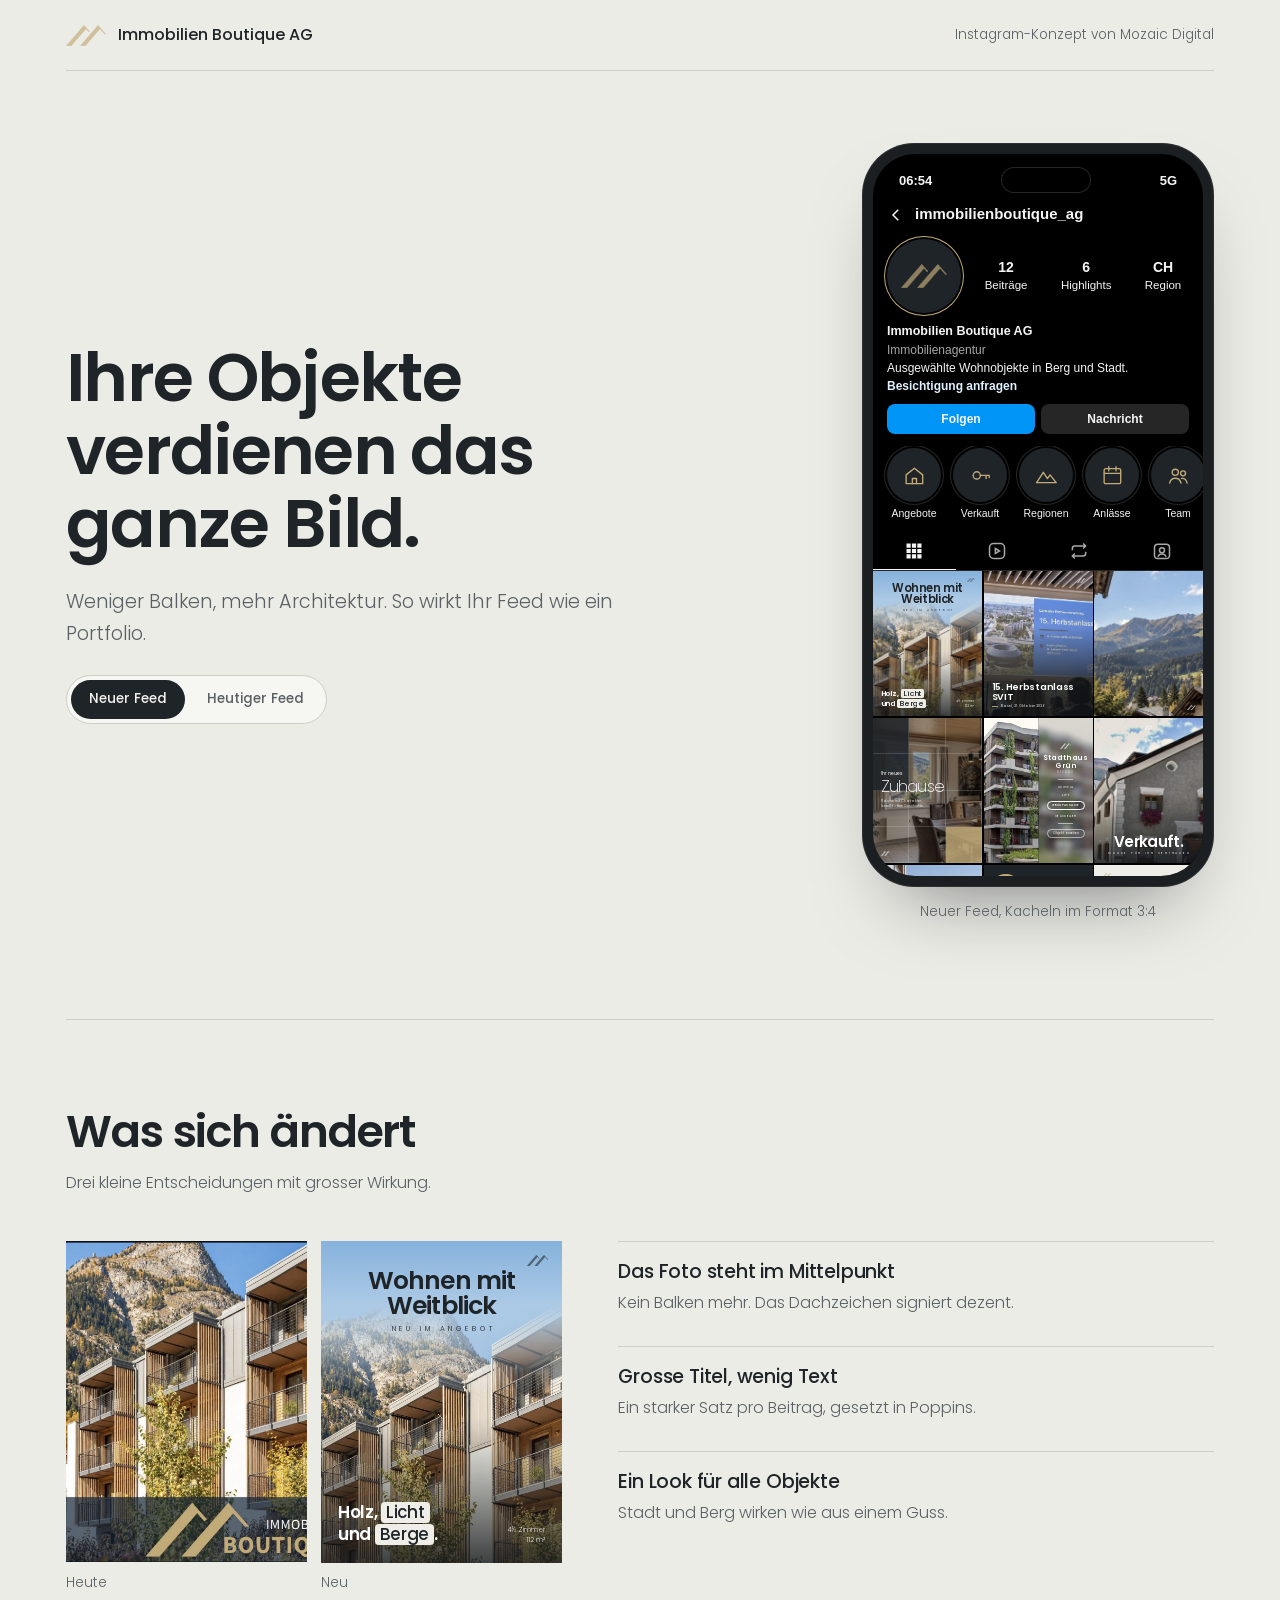
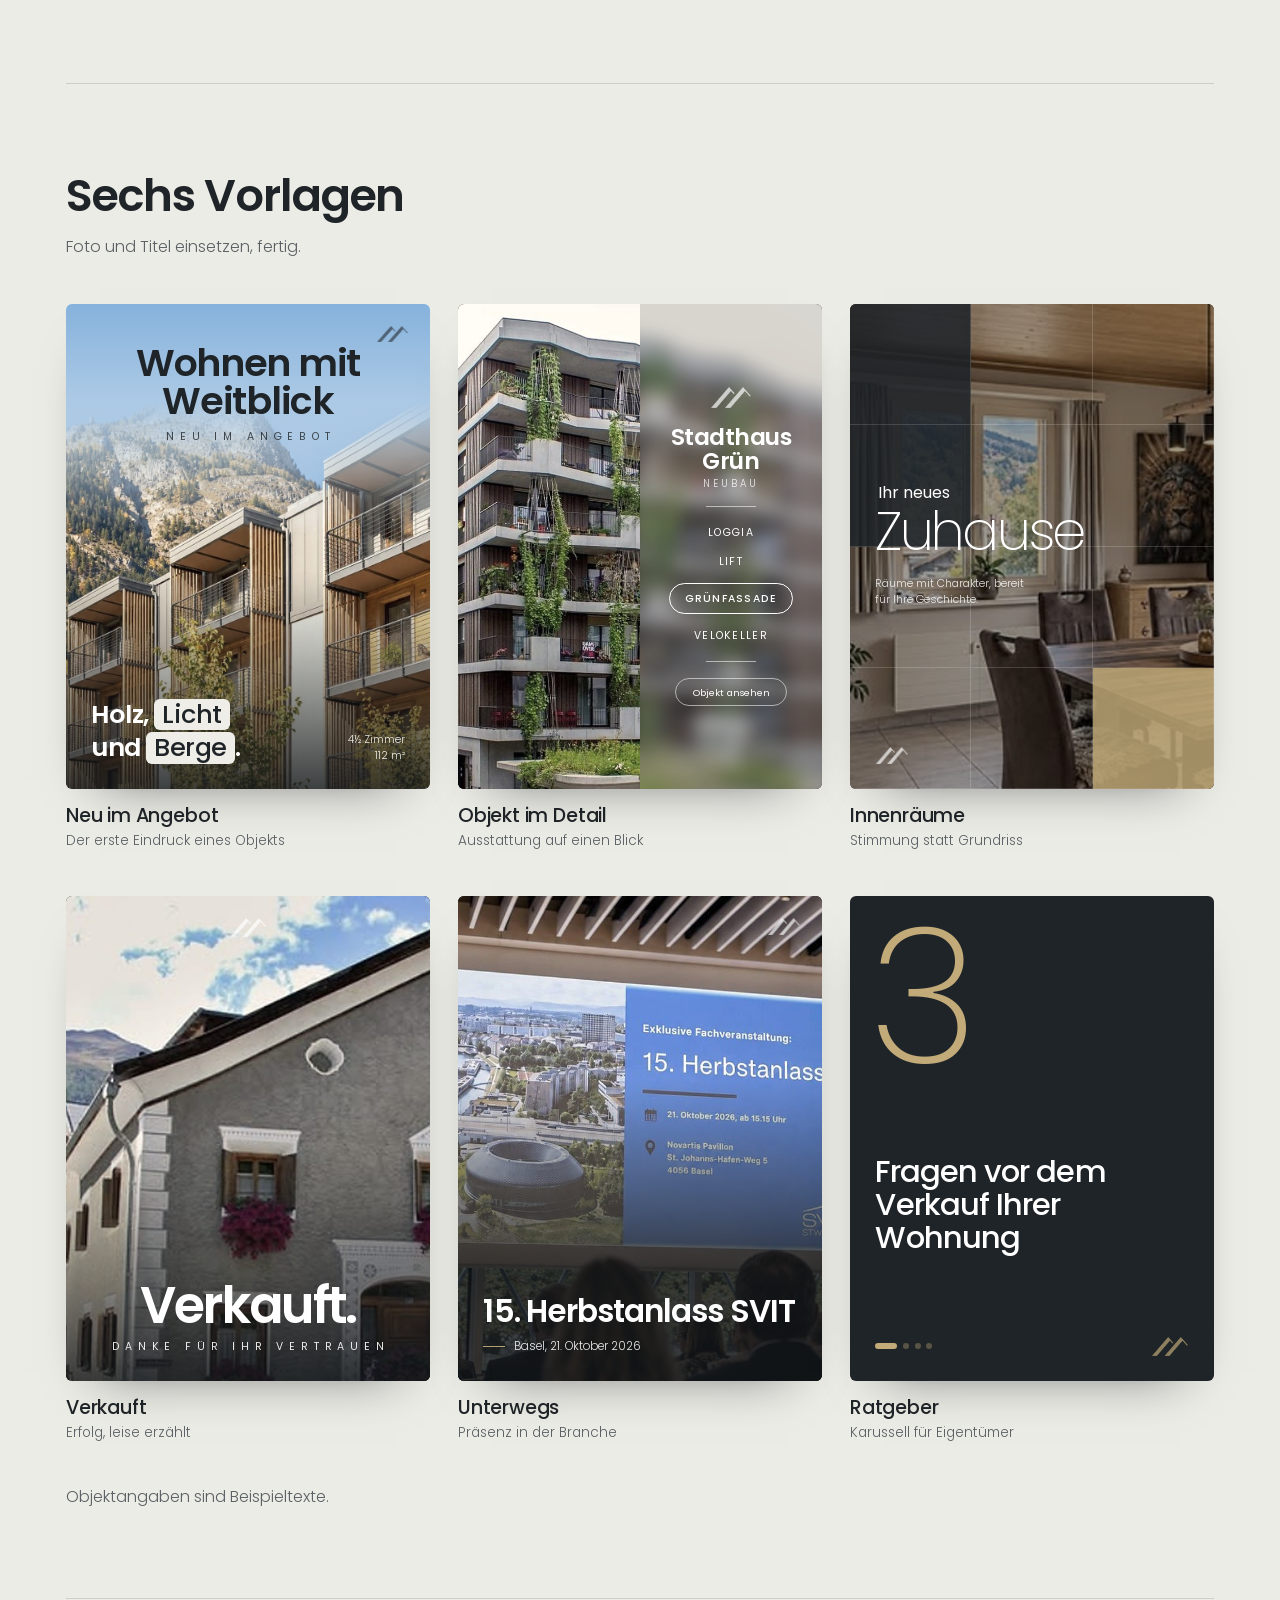
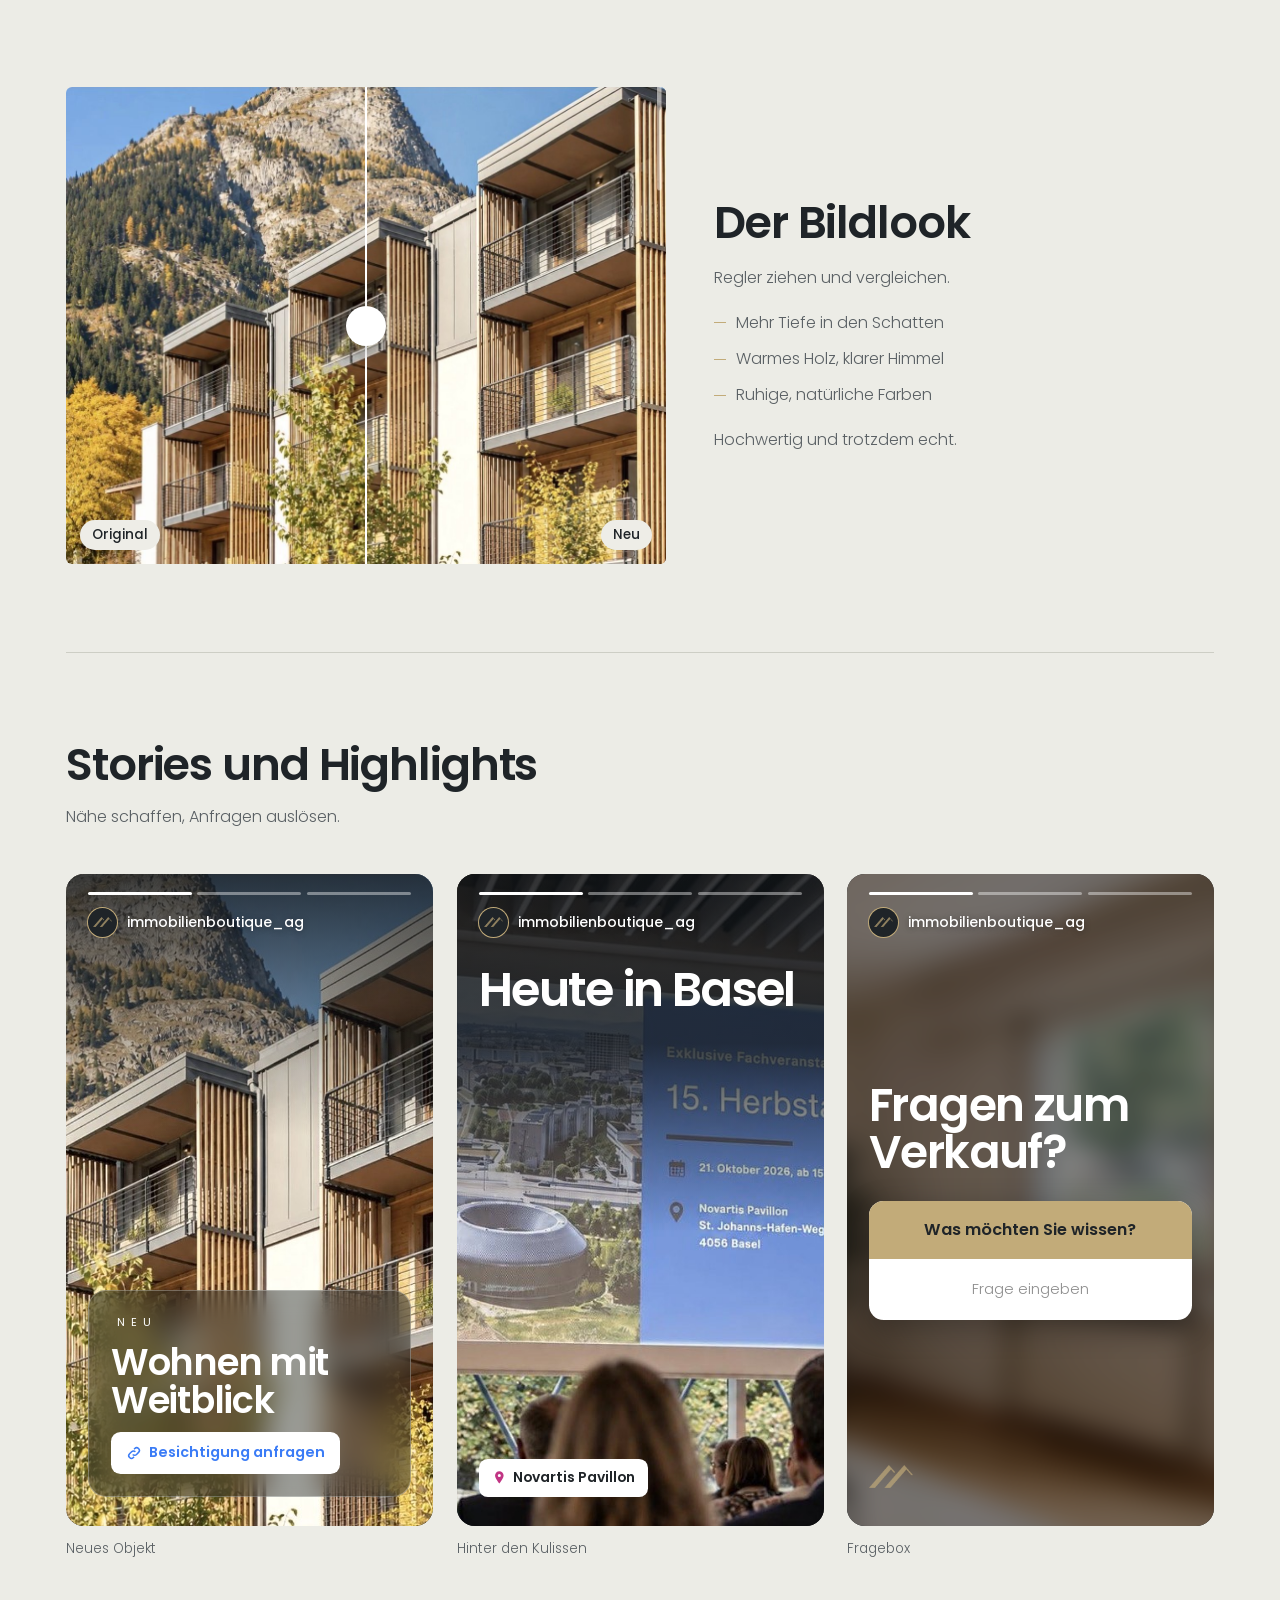
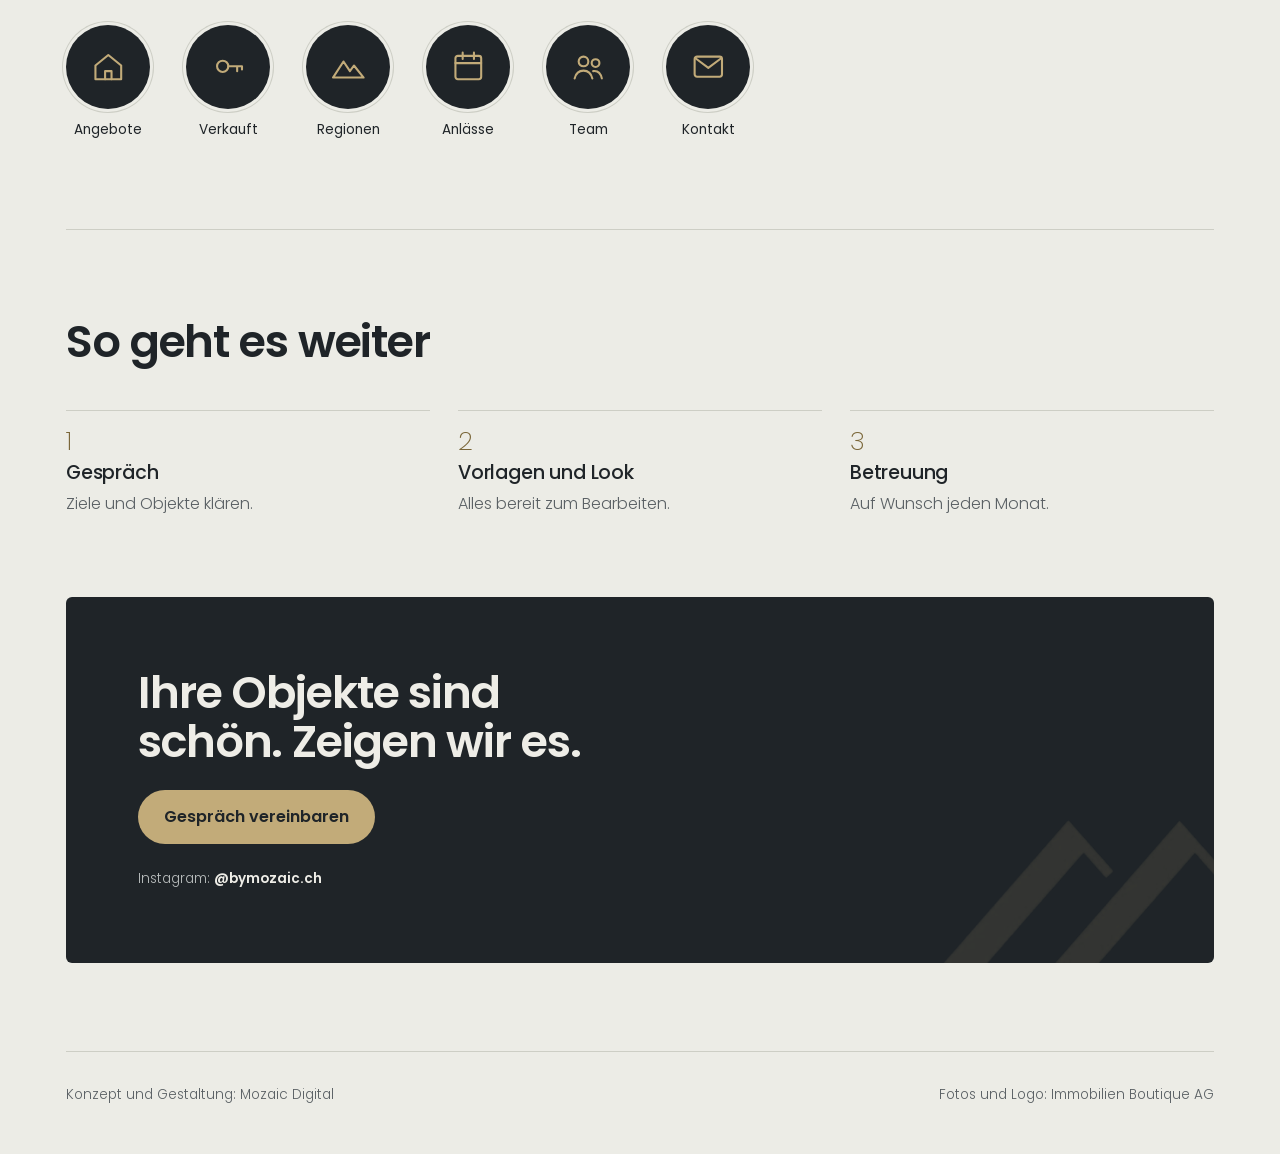
<file: index.html>
<!doctype html>
<html lang="de-CH">
<head>
<meta charset="utf-8">
<meta name="viewport" content="width=device-width,initial-scale=1,viewport-fit=cover">
<meta name="robots" content="noindex,nofollow">
<meta property="og:title" content="Immobilien Boutique Feed">
<meta property="og:description" content="Instagram-Konzept für die Immobilien Boutique AG von Mozaic Digital.">
<meta property="og:image" content="img/alpine.jpg">
<style>:root{padding-top:env(safe-area-inset-top,0px);padding-bottom:env(safe-area-inset-bottom,0px)}body{margin:0}img{max-width:100%}[hidden]{display:none!important}</style>
<title>Immobilien Boutique Feed</title>
<meta name="claude:viewport-fit-sides" content="cover">
<meta name="description" content="Instagram-Konzept für die Immobilien Boutique AG: neuer Feed, Beitragsvorlagen, Bildlook, Stories und Highlights.">
<link rel="preconnect" href="https://fonts.googleapis.com">
<link rel="preconnect" href="https://fonts.gstatic.com" crossorigin>
<link rel="stylesheet" href="https://fonts.googleapis.com/css2?family=Poppins:wght@200;300;400;500;600;700&display=swap">
<style>
/* Layout: quiet left-aligned pitch; the phone feed and the bold posts carry the page. */
:root{
  --bg:#ECECE6; --surface:#F6F6F2; --ink:#1F2428; --muted:#5A6064; --line:#CDCEC5;
  --gold:#C2AB79; --gold-ink:#7A6638; --btn:#1F2428; --btn-ink:#F2F1EC; --frame:#1B1F22;
  /* fixed post palette */
  --p-paper:#EEEDE7; --p-ink:#1F2428; --p-slate:#1F2428; --p-gold:#C2AB79; --p-gold-ink:#86703F; --p-white:#FFFFFF; --p-muted:#5E6468;
  --p-sky-1:#86B2DC; --p-sky-2:#D6E4EF; --p-sky-u1:#C9D6E2; --p-sky-u2:#F1F1EE;
  --p-shade:rgba(18,22,25,.82); --p-shade-0:rgba(18,22,25,0); --p-glass:rgba(255,255,255,.14); --p-glass-dark:rgba(18,22,25,.42); --p-glass-line:rgba(255,255,255,.55);
  --ig-bg:#000000; --ig-fg:#F5F5F5; --ig-muted:#A8A8A8; --ig-line:#262626; --ig-btn:#262626; --ig-blue:#0095F6;
  --font:"Poppins","Avenir Next","Montserrat","Helvetica Neue",Arial,sans-serif;
  --step--1:.85rem; --step-0:1rem; --step-1:1.2rem; --step-2:1.6rem; --step-3:clamp(1.9rem,3.8vw,2.8rem); --step-4:clamp(2.4rem,5.6vw,4.2rem);
}
@media (prefers-color-scheme:dark){:root:not([data-theme="light"]){
  --bg:#15191C; --surface:#1D2226; --ink:#E7E7E1; --muted:#A2A7A8; --line:#30363A;
  --gold:#C9B384; --gold-ink:#CDB98C; --btn:#E7E7E1; --btn-ink:#15191C; --frame:#0B0D0F; color-scheme:dark}}
:root[data-theme="dark"]{
  --bg:#15191C; --surface:#1D2226; --ink:#E7E7E1; --muted:#A2A7A8; --line:#30363A;
  --gold:#C9B384; --gold-ink:#CDB98C; --btn:#E7E7E1; --btn-ink:#15191C; --frame:#0B0D0F; color-scheme:dark}

*{box-sizing:border-box}
body{background:var(--bg);color:var(--ink);font-family:var(--font);font-size:var(--step-0);font-weight:300;line-height:1.65;-webkit-font-smoothing:antialiased}
.wrap{max-width:1180px;margin:0 auto;padding-left:max(16px,env(safe-area-inset-left,0px));padding-right:max(16px,env(safe-area-inset-right,0px))}
h1,h2,h3{font-weight:600;line-height:1.08;text-wrap:balance;margin:0;letter-spacing:-.025em}
h1{font-size:var(--step-4)}
h2{font-size:var(--step-3)}
h3{font-size:var(--step-1);font-weight:500;letter-spacing:-.01em;line-height:1.25}
p{margin:0}
a{color:inherit}
:focus-visible{outline:2px solid var(--gold);outline-offset:3px;border-radius:4px}
.lead{font-size:var(--step-1);color:var(--muted);max-width:30em}
.prose{max-width:34em;color:var(--muted)}
.mark{display:inline-block;aspect-ratio:539/282;background:var(--gold);-webkit-mask:url(img/mark_a.png) center/contain no-repeat;mask:url(img/mark_a.png) center/contain no-repeat}

.top{display:flex;align-items:center;justify-content:space-between;gap:16px;padding-block:22px;border-bottom:1px solid var(--line);flex-wrap:wrap}
.brand{display:flex;align-items:center;gap:12px;font-weight:500}
.brand .mark{width:40px}
.top small{color:var(--muted);font-size:var(--step--1)}

.hero{display:grid;grid-template-columns:minmax(0,1fr);gap:48px;padding-block:56px 72px;align-items:center}
@media (min-width:900px){.hero{grid-template-columns:minmax(0,1fr) auto;gap:72px;padding-block:72px 96px}}
.hero-text{display:grid;gap:26px;min-width:0}
.switch{display:inline-flex;border:1px solid var(--line);border-radius:999px;padding:4px;gap:4px;background:var(--surface);width:max-content;max-width:100%}
.switch button{font:inherit;font-size:var(--step--1);font-weight:500;border:0;background:transparent;color:var(--muted);padding:8px 18px;border-radius:999px;cursor:pointer;transition:background .25s,color .25s}
.switch button[aria-pressed="true"]{background:var(--btn);color:var(--btn-ink)}
.stage{display:grid;justify-items:center;gap:14px;min-width:0;margin:0}
.stage figcaption{font-size:var(--step--1);color:var(--muted)}

/* phone */
.screen,.scroll,.feed,.hls{min-width:0}
.phone{width:352px;max-width:100%;aspect-ratio:9/19;background:var(--frame);border-radius:52px;padding:11px;box-shadow:0 40px 80px -40px rgba(10,14,16,.55),0 0 0 1px rgba(255,255,255,.08) inset}
.screen{height:100%;border-radius:42px;background:var(--ig-bg);color:var(--ig-fg);overflow:hidden;display:flex;flex-direction:column;font-family:-apple-system,"Helvetica Neue",Arial,sans-serif;font-size:12px;line-height:1.35;font-weight:400}
.sb{display:flex;justify-content:space-between;align-items:center;padding:14px 26px 6px;font-weight:600;font-size:13px}
.sb .isl{width:88px;height:24px;background:var(--ig-bg);border-radius:20px;box-shadow:0 0 0 1px var(--ig-line)}
.scroll{flex:1;overflow-y:auto;scrollbar-width:none}
.scroll::-webkit-scrollbar{display:none}
.igbar{display:flex;align-items:center;gap:10px;padding:6px 14px 10px;font-weight:700;font-size:15px}
.igbar svg{width:18px;height:18px;flex:none}
.prof{display:flex;gap:16px;align-items:center;padding:4px 14px 10px}
.ava{width:74px;height:74px;border-radius:50%;background:var(--p-slate);display:grid;place-items:center;flex:none;box-shadow:0 0 0 2px var(--ig-bg),0 0 0 3px var(--p-gold)}
.ava .mark{width:46px;background:var(--p-gold)}
.stats{display:flex;gap:18px;flex:1;justify-content:space-around;text-align:center}
.stats b{display:block;font-size:14px}
.stats span{font-size:11.5px}
.bio{padding:0 14px 10px;display:grid;gap:2px}
.bio b{font-size:12.5px}
.bio .cat{color:var(--ig-muted)}
.bio .lnk{color:#E0F1FF;font-weight:600}
.btns{display:grid;grid-template-columns:1fr 1fr;gap:6px;padding:0 14px 12px}
.btns span{background:var(--ig-btn);border-radius:8px;text-align:center;padding:7px 0;font-weight:600}
.btns span:first-child{background:var(--ig-blue)}
.hls{display:flex;gap:12px;padding:2px 14px 12px;overflow:hidden}
.hl-item{display:grid;justify-items:center;gap:4px;flex:none;font-size:10.5px}
.hl-item .ring{width:54px;height:54px;box-shadow:0 0 0 2px var(--ig-bg),0 0 0 3px var(--ig-line)}
.tabs{display:grid;grid-template-columns:repeat(4,1fr);border-bottom:1px solid var(--ig-line)}
.tabs span{display:grid;place-items:center;padding:9px 0;color:var(--ig-muted)}
.tabs span:first-child{color:var(--ig-fg);box-shadow:inset 0 -1px 0 var(--ig-fg)}
.tabs svg{width:20px;height:20px}
.grid-new{display:grid;grid-template-columns:repeat(3,1fr);gap:1.5px}
.grid-old{display:none}
.grid-old img{display:block;width:100%}
.phone[data-view="old"] .grid-new{display:none}
.phone[data-view="old"] .grid-old{display:block}
.phone[data-view="old"] .hls,.phone[data-view="old"] .bio .lnk{display:none}
.feed > *{animation:swap .45s ease both}
@keyframes swap{from{opacity:.25}to{opacity:1}}
.grid-new > *{animation:tile .6s cubic-bezier(.2,.7,.2,1) both;animation-delay:calc(var(--i,0) * 55ms)}
@keyframes tile{from{opacity:.35;transform:scale(.97)}to{opacity:1;transform:none}}

/* ---------- posts: 3:4, everything sized in container units ---------- */
.post{container-type:inline-size;position:relative;overflow:hidden;aspect-ratio:3/4;background:var(--p-slate);color:var(--p-white);width:100%;max-width:100%;font-family:var(--font)}
.post .ph{position:absolute;inset:0;width:100%;height:100%;object-fit:cover;display:block}
.post .in{position:absolute;inset:0;padding:7cqw;display:flex;flex-direction:column}
.post .mark{background:var(--p-white)}
.tracked{font-size:2.9cqw;font-weight:400;letter-spacing:.55em;text-transform:uppercase;padding-left:.55em}
.pill{display:inline-block;background:var(--p-paper);color:var(--p-ink);padding:0 2.2cqw;border-radius:1.6cqw;font-weight:500;line-height:1.25}

/* sky headline (listing) */
.p-sky{background:linear-gradient(to bottom,var(--p-sky-1),var(--p-sky-2) 42%)}
.p-sky.u{background:linear-gradient(to bottom,var(--p-sky-u1),var(--p-sky-u2) 42%)}
.p-sky .ph{top:auto;bottom:0;height:80%;-webkit-mask-image:linear-gradient(to bottom,transparent 0,#000 34%);mask-image:linear-gradient(to bottom,transparent 0,#000 34%)}
.p-sky .shade{position:absolute;inset:auto 0 0 0;height:45%;background:linear-gradient(to top,var(--p-shade),var(--p-shade-0))}
.p-sky .head{text-align:center;color:var(--p-ink);display:grid;gap:2.4cqw;margin-top:4cqw}
.p-sky .head .hd{font-size:10.4cqw;font-weight:600;line-height:1;letter-spacing:-.035em}
.p-sky .head .tracked{color:var(--p-ink);opacity:.8}
.p-sky .m{position:absolute;top:6cqw;right:6cqw;width:8.5cqw;background:var(--p-ink);opacity:.85}
.p-sky .bot{margin-top:auto;display:flex;justify-content:space-between;align-items:flex-end;gap:4cqw}
.p-sky .claim{font-size:7cqw;font-weight:600;line-height:1.3;letter-spacing:-.02em}
.p-sky .claim .pill{font-weight:500}
.p-sky .meta{font-size:2.9cqw;line-height:1.5;text-align:right;opacity:.9}

/* split glass */
.p-split .blur{filter:blur(2.2cqw) saturate(1.05) brightness(.82);transform:scale(1.12);clip-path:inset(0 0 0 50%)}
.p-split .sharp{clip-path:inset(0 50% 0 0)}
.p-split .side{position:absolute;top:0;bottom:0;left:50%;right:0;display:flex;flex-direction:column;align-items:center;justify-content:center;gap:4.6cqw;text-align:center;padding:6cqw 4cqw;background:var(--p-glass)}
.p-split .side .mark{width:11cqw}
.p-split .name{font-size:6.4cqw;font-weight:600;letter-spacing:-.02em;line-height:1.05}
.p-split .name small{display:block;font-size:2.7cqw;font-weight:300;letter-spacing:.32em;text-transform:uppercase;margin-top:1.4cqw;opacity:.85}
.p-split .rule{width:14cqw;height:1px;background:var(--p-glass-line)}
.p-split ul{list-style:none;margin:0;padding:0;display:grid;gap:3.4cqw;font-size:2.9cqw;letter-spacing:.12em;text-transform:uppercase;font-weight:400}
.p-split li.on{border:1px solid var(--p-white);border-radius:99px;padding:1.6cqw 4cqw;font-weight:500}
.p-split .btn{border:1px solid var(--p-glass-line);border-radius:99px;padding:1.4cqw 4.4cqw;font-size:2.6cqw;font-weight:400}

/* tiled interior */
.p-tiles .ph{filter:brightness(.62) saturate(.9)}
.p-tiles .lines{position:absolute;inset:0;display:grid;grid-template-columns:repeat(3,1fr);grid-template-rows:repeat(4,1fr)}
.p-tiles .lines i{border-right:1px solid rgba(255,255,255,.16);border-bottom:1px solid rgba(255,255,255,.16)}
.p-tiles .lines i.f{background:var(--p-slate);opacity:.88}
.p-tiles .lines i.g{background:var(--p-gold);opacity:.82}
.p-tiles .in{justify-content:center;gap:5cqw}
.p-tiles .hd{font-size:15cqw;font-weight:200;line-height:.95;letter-spacing:-.05em}
.p-tiles .hd span{display:block}
.p-tiles .hd .sm{font-size:4.4cqw;font-weight:400;letter-spacing:0;margin:0 0 1.5cqw .8cqw}
.p-tiles .sub{font-size:3cqw;max-width:52%;opacity:.85;line-height:1.45}
.p-tiles .m{position:absolute;left:7cqw;bottom:7cqw;width:9cqw}

/* sold */
.p-sold .shade{position:absolute;inset:0;background:linear-gradient(to top,var(--p-shade) 0,var(--p-shade-0) 50%)}
.p-sold .in{justify-content:flex-end;align-items:center;text-align:center;gap:2cqw}
.p-sold .hd{font-size:14cqw;font-weight:600;letter-spacing:-.045em;line-height:1}
.p-sold .tracked{opacity:.9}
.p-sold .m{position:absolute;top:6cqw;left:50%;width:10cqw;margin-left:-5cqw}

/* event */
.p-event .ph{object-position:42% 50%}
.p-event .shade{position:absolute;inset:0;background:linear-gradient(to top,var(--p-shade) 0,var(--p-shade) 22%,var(--p-shade-0) 62%)}
.p-event .in{justify-content:flex-end;gap:2.4cqw}
.p-event .hd{font-size:8.6cqw;font-weight:600;letter-spacing:-.03em;line-height:1.05}
.p-event .when{font-size:3.2cqw;display:flex;gap:2.4cqw;align-items:center;opacity:.92}
.p-event .when i{width:6cqw;height:1px;background:var(--p-gold)}
.p-event .m{position:absolute;top:6cqw;right:6cqw;width:9cqw}

/* quote */
.p-quote{background:var(--p-paper);color:var(--p-ink)}
.p-quote .in{justify-content:space-between}
.p-quote .mark{background:var(--p-gold);width:10cqw}
.p-quote .hd{font-size:10.5cqw;font-weight:300;line-height:1.08;letter-spacing:-.04em}
.p-quote .hd b{font-weight:600}

/* guide */
.p-guide .in{justify-content:space-between}
.p-guide .num{font-size:52cqw;font-weight:200;line-height:.8;letter-spacing:-.06em;color:var(--p-gold);margin-left:-2cqw}
.p-guide .hd{font-size:8.4cqw;font-weight:500;letter-spacing:-.03em;line-height:1.08}
.p-guide .foot{display:flex;justify-content:space-between;align-items:center}
.p-guide .dots{display:flex;gap:1.6cqw;align-items:center}
.p-guide .dots i{width:1.6cqw;height:1.6cqw;border-radius:50%;background:var(--p-gold);opacity:.35}
.p-guide .dots i:first-child{opacity:1;width:6cqw;border-radius:99px}
.p-guide .mark{background:var(--p-gold);width:10cqw}

/* photo with signature */
.p-photo .in{justify-content:flex-end;align-items:flex-end;padding:5.5cqw}
.p-photo .mark{width:9cqw;opacity:.92;filter:drop-shadow(0 0 6px rgba(0,0,0,.3))}
.p-photo .chip{position:absolute;left:5.5cqw;bottom:5.5cqw;background:var(--p-glass);border:1px solid var(--p-glass-line);-webkit-backdrop-filter:blur(8px);backdrop-filter:blur(8px);font-size:3.2cqw;font-weight:500;padding:1.4cqw 3.6cqw;border-radius:99px}

/* sections */
section{padding-block:88px;border-top:1px solid var(--line)}
.sec-head{display:grid;gap:14px;margin-bottom:44px;max-width:44rem}
.sec-close{margin-top:40px;color:var(--muted);max-width:36em}

.changes{display:grid;gap:56px}
@media (min-width:900px){.changes{grid-template-columns:minmax(0,5fr) minmax(0,6fr);align-items:start}}
.pair{display:grid;grid-template-columns:1fr 1fr;gap:14px}
.pair figure{margin:0;display:grid;gap:10px;min-width:0}
.pair figcaption{font-size:var(--step--1);color:var(--muted)}
.pair .old{aspect-ratio:3/4;overflow:hidden;background:var(--surface)}
.pair .old img{width:100%;height:100%;object-fit:cover;object-position:50% 100%;display:block}
.points{display:grid;gap:30px}
.points div{display:grid;gap:6px;padding-top:18px;border-top:1px solid var(--line)}
.points p{color:var(--muted)}

.tpl{display:grid;grid-template-columns:repeat(auto-fill,minmax(min(100%,300px),1fr));gap:44px 28px}
.tpl figure{margin:0;display:grid;gap:14px;align-content:start;min-width:0}
.tpl .post{border-radius:6px;box-shadow:0 24px 50px -34px rgba(10,14,16,.6)}
.tpl figcaption{display:grid;gap:2px}
.tpl figcaption p{color:var(--muted);font-size:var(--step--1)}

.look{display:grid;gap:48px;align-items:center}
@media (min-width:900px){.look{grid-template-columns:minmax(0,6fr) minmax(0,5fr)}}
.cmp{position:relative;aspect-ratio:1206/959;overflow:hidden;--pos:50%;background:var(--surface);max-width:100%;border-radius:6px}
.cmp img{position:absolute;inset:0;width:100%;height:100%;object-fit:cover;display:block;user-select:none;pointer-events:none}
.cmp .after{clip-path:inset(0 0 0 var(--pos))}
.cmp .knob{position:absolute;top:0;bottom:0;left:var(--pos);width:2px;margin-left:-1px;background:var(--p-white);pointer-events:none}
.cmp .knob::after{content:"";position:absolute;top:50%;left:50%;width:40px;height:40px;margin:-20px 0 0 -20px;border-radius:50%;background:var(--p-white);box-shadow:0 6px 20px rgba(0,0,0,.25)}
.cmp .tag{position:absolute;bottom:14px;font-size:var(--step--1);font-weight:500;background:var(--p-paper);color:var(--p-ink);padding:4px 12px;border-radius:99px;pointer-events:none}
.cmp .tag.l{left:14px}.cmp .tag.r{right:14px}
.cmp input{position:absolute;inset:0;width:100%;height:100%;opacity:0;cursor:ew-resize;margin:0}
.cmp:has(input:focus-visible){outline:2px solid var(--gold);outline-offset:4px}
.look-text{display:grid;gap:18px}
.look-text ul{margin:0;padding:0;list-style:none;display:grid;gap:10px;color:var(--muted)}
.look-text li{padding-left:22px;position:relative}
.look-text li::before{content:"";position:absolute;left:0;top:.8em;width:12px;height:1px;background:var(--gold)}

/* stories */
.stories{display:grid;grid-auto-flow:column;grid-auto-columns:minmax(240px,1fr);gap:24px;overflow-x:auto;scroll-snap-type:x mandatory;padding-bottom:12px}
.stories > figure{scroll-snap-align:start;margin:0;display:grid;gap:12px;min-width:0}
.stories figcaption{font-size:var(--step--1);color:var(--muted)}
.story{container-type:inline-size;position:relative;aspect-ratio:9/16;overflow:hidden;border-radius:18px;background:var(--p-slate);color:var(--p-white);font-family:var(--font);max-width:100%}
.story .ph{position:absolute;inset:0;width:100%;height:100%;object-fit:cover}
.story .in{position:absolute;inset:0;padding:5cqw 6cqw 8cqw;display:flex;flex-direction:column}
.story .bars{display:flex;gap:1.4cqw}
.story .bars i{flex:1;height:.8cqw;border-radius:2px;background:rgba(255,255,255,.4)}
.story .bars i:first-child{background:var(--p-white)}
.story .who{display:flex;align-items:center;gap:2.6cqw;margin-top:3.4cqw;font-size:3.8cqw;font-weight:500;text-shadow:0 1px 6px rgba(0,0,0,.35)}
.story .who .av{width:8cqw;height:8cqw;border-radius:50%;background:var(--p-slate);display:grid;place-items:center;box-shadow:0 0 0 1px var(--p-gold)}
.story .who .mark{width:5.2cqw;background:var(--p-gold)}
.story .hd{font-weight:600;line-height:1.02;letter-spacing:-.035em;text-wrap:balance}
.story .shade-t{position:absolute;inset:0;background:linear-gradient(to bottom,var(--p-shade) 0%,var(--p-shade-0) 40%)}
.glass{background:var(--p-glass);border:1px solid rgba(255,255,255,.28);-webkit-backdrop-filter:blur(14px) saturate(1.1);backdrop-filter:blur(14px) saturate(1.1);border-radius:5cqw}
.s-new .card{background:var(--p-glass-dark);margin-top:auto;padding:6cqw;display:grid;gap:3.6cqw;justify-items:start}
.s-new .card .tracked{font-size:3cqw}
.s-new .card .hd{font-size:10cqw}
.sticker{display:inline-flex;align-items:center;gap:2cqw;background:var(--p-white);color:#3B7CF6;font-weight:600;font-size:3.9cqw;padding:2.4cqw 4cqw;border-radius:2.6cqw}
.sticker svg{width:4.4cqw;height:4.4cqw}
.s-event .shade-t{background:linear-gradient(to bottom,var(--p-shade) 0%,var(--p-shade) 26%,var(--p-shade-0) 55%)}
.s-event .hd{margin-top:8cqw;font-size:13cqw}
.s-event .loc{margin-top:auto;align-self:flex-start;background:var(--p-white);color:var(--p-ink);font-weight:600;font-size:3.8cqw;padding:2cqw 3.6cqw;border-radius:2.4cqw;display:inline-flex;gap:1.6cqw;align-items:center}
.s-event .loc svg{width:4cqw;height:4cqw;color:#C13584}
.s-ask .ph{filter:blur(3cqw) brightness(.55);transform:scale(1.15)}
.s-ask .body{margin-block:auto;display:grid;gap:7cqw}
.s-ask .hd{font-size:12.5cqw}
.qbox{background:var(--p-white);border-radius:4cqw;overflow:hidden;color:var(--p-ink);box-shadow:0 8px 30px rgba(0,0,0,.3)}
.qbox .q{background:var(--p-gold);color:var(--p-slate);padding:5cqw;font-weight:600;font-size:4.4cqw;text-align:center;line-height:1.3}
.qbox .a{padding:5cqw;color:#8E8E8E;font-size:4cqw;text-align:center}
.s-ask .foot .mark{width:12cqw;background:var(--p-gold)}

.highlights{margin-top:52px;display:flex;flex-wrap:wrap;gap:28px 36px}
.hlc{display:grid;justify-items:center;gap:10px;font-size:var(--step--1);font-weight:400}
.ring{width:84px;height:84px;border-radius:50%;background:var(--p-slate);display:grid;place-items:center;box-shadow:0 0 0 3px var(--bg),0 0 0 4px var(--line)}
.ring svg{width:46%;height:46%;color:var(--p-gold)}

.steps{list-style:none;margin:0;padding:0;display:grid;gap:28px;counter-reset:s}
@media (min-width:800px){.steps{grid-template-columns:repeat(3,minmax(0,1fr))}}
.steps li{counter-increment:s;display:grid;align-content:start;gap:6px;padding-top:18px;border-top:1px solid var(--line)}
.steps li::before{content:counter(s);font-size:var(--step-2);font-weight:200;color:var(--gold-ink);line-height:1}
.steps p{color:var(--muted)}
.final{margin-top:80px;background:var(--p-slate);color:var(--p-paper);padding:clamp(32px,6vw,72px);display:grid;gap:24px;position:relative;overflow:hidden;border-radius:6px}
.final h2{max-width:14em}
.final p{color:#B9BDBD;max-width:30em}
.final .mark{position:absolute;right:-30px;bottom:-24px;width:clamp(160px,28vw,320px);background:var(--p-gold);opacity:.18}
.cta{justify-self:start;display:inline-flex;align-items:center;gap:12px;background:var(--p-gold);color:var(--p-slate);font-weight:600;text-decoration:none;padding:14px 26px;border-radius:999px;transition:transform .2s,background .2s;position:relative}
.cta:hover{transform:translateY(-1px);background:#D2BE90}
.handle{font-size:var(--step--1);color:#B9BDBD}
.handle b{color:var(--p-paper);font-weight:600;user-select:all}

footer{border-top:1px solid var(--line);padding-block:32px 48px;color:var(--muted);font-size:var(--step--1);display:flex;flex-wrap:wrap;justify-content:space-between;gap:12px}
@media (prefers-reduced-motion:reduce){*{animation:none!important;transition:none!important}}
</style>

</head>
<body>
<div class="wrap">
  <header class="top">
    <div class="brand"><span class="mark" aria-hidden="true"></span><span>Immobilien Boutique AG</span></div>
    <small>Instagram-Konzept von Mozaic Digital</small>
  </header>

  <main>
    <div class="hero">
      <div class="hero-text">
        <h1>Ihre Objekte verdienen das ganze Bild.</h1>
        <p class="lead">Weniger Balken, mehr Architektur. So wirkt Ihr Feed wie ein Portfolio.</p>
        <div class="switch" role="group" aria-label="Feed vergleichen">
          <button type="button" id="v-new" aria-pressed="true">Neuer Feed</button>
          <button type="button" id="v-old" aria-pressed="false">Heutiger Feed</button>
        </div>
      </div>
      <figure class="stage">
        <div class="phone" id="phone" data-view="new">
          <div class="screen">
            <div class="sb"><span>06:54</span><span class="isl"></span><span>5G</span></div>
            <div class="scroll" tabindex="0" aria-label="Instagram-Profil, scrollbar">
              <div class="igbar">
                <svg viewBox="0 0 24 24" fill="none" stroke="currentColor" stroke-width="2" aria-hidden="true"><path d="M15 5l-7 7 7 7"/></svg>
                <span>immobilienboutique_ag</span>
              </div>
              <div class="prof">
                <div class="ava"><span class="mark"></span></div>
                <div class="stats"><div><b>12</b><span>Beiträge</span></div><div><b>6</b><span>Highlights</span></div><div><b>CH</b><span>Region</span></div></div>
              </div>
              <div class="bio">
                <b>Immobilien Boutique AG</b>
                <span class="cat">Immobilienagentur</span>
                <span>Ausgewählte Wohnobjekte in Berg und Stadt.</span>
                <span class="lnk">Besichtigung anfragen</span>
              </div>
              <div class="btns"><span>Folgen</span><span>Nachricht</span></div>
              <div class="hls" id="hls"></div>
              <div class="tabs" aria-hidden="true">
                <span><svg viewBox="0 0 24 24" fill="currentColor"><path d="M3 3h5v5H3zm6.5 0h5v5h-5zM16 3h5v5h-5zM3 9.5h5v5H3zm6.5 0h5v5h-5zm6.5 0h5v5h-5zM3 16h5v5H3zm6.5 0h5v5h-5zm6.5 0h5v5h-5z"/></svg></span>
                <span><svg viewBox="0 0 24 24" fill="none" stroke="currentColor" stroke-width="1.8"><rect x="3" y="3" width="18" height="18" rx="5"/><path d="M10 9l5 3-5 3z"/></svg></span>
                <span><svg viewBox="0 0 24 24" fill="none" stroke="currentColor" stroke-width="1.8"><path d="M17 3l3 3-3 3M4 11V9a3 3 0 013-3h13M7 21l-3-3 3-3M20 13v2a3 3 0 01-3 3H4"/></svg></span>
                <span><svg viewBox="0 0 24 24" fill="none" stroke="currentColor" stroke-width="1.8"><rect x="3" y="4" width="18" height="17" rx="4"/><circle cx="12" cy="11" r="3"/><path d="M7 19c1-2.5 3-3.5 5-3.5s4 1 5 3.5"/></svg></span>
              </div>
              <div class="feed">
                <div class="grid-new" id="grid"></div>
                <div class="grid-old"><img src="img/grid_before.jpg" alt="Heutiger Feed mit Logo-Balken auf jedem Bild" loading="lazy"></div>
              </div>
            </div>
          </div>
        </div>
        <figcaption id="cap">Neuer Feed, Kacheln im Format 3:4</figcaption>
      </figure>
    </div>

    <section aria-labelledby="h-change">
      <div class="sec-head">
        <h2 id="h-change">Was sich ändert</h2>
        <p class="prose">Drei kleine Entscheidungen mit grosser Wirkung.</p>
      </div>
      <div class="changes">
        <div class="pair">
          <figure>
            <div class="old"><img src="img/alpine_before.jpg" alt="Bisheriger Beitrag mit grossem Logo-Balken"></div>
            <figcaption>Heute</figcaption>
          </figure>
          <figure>
            <div data-post="sky-alpine"></div>
            <figcaption>Neu</figcaption>
          </figure>
        </div>
        <div class="points">
          <div><h3>Das Foto steht im Mittelpunkt</h3><p>Kein Balken mehr. Das Dachzeichen signiert dezent.</p></div>
          <div><h3>Grosse Titel, wenig Text</h3><p>Ein starker Satz pro Beitrag, gesetzt in Poppins.</p></div>
          <div><h3>Ein Look für alle Objekte</h3><p>Stadt und Berg wirken wie aus einem Guss.</p></div>
        </div>
      </div>
    </section>

    <section aria-labelledby="h-tpl">
      <div class="sec-head">
        <h2 id="h-tpl">Sechs Vorlagen</h2>
        <p class="prose">Foto und Titel einsetzen, fertig.</p>
      </div>
      <div class="tpl">
        <figure><div data-post="sky-alpine"></div><figcaption><h3>Neu im Angebot</h3><p>Der erste Eindruck eines Objekts</p></figcaption></figure>
        <figure><div data-post="split-urban"></div><figcaption><h3>Objekt im Detail</h3><p>Ausstattung auf einen Blick</p></figcaption></figure>
        <figure><div data-post="tiles"></div><figcaption><h3>Innenräume</h3><p>Stimmung statt Grundriss</p></figcaption></figure>
        <figure><div data-post="sold"></div><figcaption><h3>Verkauft</h3><p>Erfolg, leise erzählt</p></figcaption></figure>
        <figure><div data-post="event"></div><figcaption><h3>Unterwegs</h3><p>Präsenz in der Branche</p></figcaption></figure>
        <figure><div data-post="guide"></div><figcaption><h3>Ratgeber</h3><p>Karussell für Eigentümer</p></figcaption></figure>
      </div>
      <p class="sec-close">Objektangaben sind Beispieltexte.</p>
    </section>

    <section aria-labelledby="h-look">
      <div class="look">
        <div class="cmp" id="cmp">
          <img src="img/alpine_raw.jpg" alt="Originalfoto vor der Bearbeitung">
          <img class="after" src="img/alpine.jpg" alt="Dasselbe Foto mit dem neuen Bildlook">
          <span class="knob" aria-hidden="true"></span>
          <span class="tag l" aria-hidden="true">Original</span><span class="tag r" aria-hidden="true">Neu</span>
          <input type="range" id="cmp-range" min="0" max="100" value="50" aria-label="Vergleich zwischen Original und neuem Bildlook">
        </div>
        <div class="look-text">
          <h2 id="h-look">Der Bildlook</h2>
          <p class="prose">Regler ziehen und vergleichen.</p>
          <ul>
            <li>Mehr Tiefe in den Schatten</li>
            <li>Warmes Holz, klarer Himmel</li>
            <li>Ruhige, natürliche Farben</li>
          </ul>
          <p class="prose">Hochwertig und trotzdem echt.</p>
        </div>
      </div>
    </section>

    <section aria-labelledby="h-st">
      <div class="sec-head">
        <h2 id="h-st">Stories und Highlights</h2>
        <p class="prose">Nähe schaffen, Anfragen auslösen.</p>
      </div>
      <div class="stories">
        <figure>
          <div class="story s-new">
            <img class="ph" src="img/alpine.jpg" alt="" style="object-position:68% 50%">
            <div class="shade-t"></div>
            <div class="in">
              <div class="bars"><i></i><i></i><i></i></div>
              <div class="who"><span class="av"><span class="mark"></span></span>immobilienboutique_ag</div>
              <div class="card glass">
                <p class="tracked">Neu</p>
                <p class="hd">Wohnen mit Weitblick</p>
                <span class="sticker"><svg viewBox="0 0 24 24" fill="none" stroke="currentColor" stroke-width="2.2"><path d="M10 14a4 4 0 005.7 0l3-3a4 4 0 00-5.7-5.7l-1 1M14 10a4 4 0 00-5.7 0l-3 3a4 4 0 005.7 5.7l1-1"/></svg>Besichtigung anfragen</span>
              </div>
            </div>
          </div>
          <figcaption>Neues Objekt</figcaption>
        </figure>
        <figure>
          <div class="story s-event">
            <img class="ph" src="img/event.jpg" alt="" style="object-position:40% 50%">
            <div class="shade-t"></div>
            <div class="in">
              <div class="bars"><i></i><i></i><i></i></div>
              <div class="who"><span class="av"><span class="mark"></span></span>immobilienboutique_ag</div>
              <p class="hd">Heute in Basel</p>
              <span class="loc"><svg viewBox="0 0 24 24" fill="currentColor"><path d="M12 2a7 7 0 00-7 7c0 5 7 13 7 13s7-8 7-13a7 7 0 00-7-7zm0 9.5A2.5 2.5 0 1112 6.5a2.5 2.5 0 010 5z"/></svg>Novartis Pavillon</span>
            </div>
          </div>
          <figcaption>Hinter den Kulissen</figcaption>
        </figure>
        <figure>
          <div class="story s-ask">
            <img class="ph" src="img/t_living.jpg" alt="">
            <div class="in">
              <div class="bars"><i></i><i></i><i></i></div>
              <div class="who"><span class="av"><span class="mark"></span></span>immobilienboutique_ag</div>
              <div class="body">
                <p class="hd">Fragen zum Verkauf?</p>
                <div class="qbox"><div class="q">Was möchten Sie wissen?</div><div class="a">Frage eingeben</div></div>
              </div>
              <div class="foot"><span class="mark"></span></div>
            </div>
          </div>
          <figcaption>Fragebox</figcaption>
        </figure>
      </div>
      <div class="highlights" id="highlights"></div>
    </section>

    <section aria-labelledby="h-next">
      <div class="sec-head">
        <h2 id="h-next">So geht es weiter</h2>
      </div>
      <ol class="steps">
        <li><h3>Gespräch</h3><p>Ziele und Objekte klären.</p></li>
        <li><h3>Vorlagen und Look</h3><p>Alles bereit zum Bearbeiten.</p></li>
        <li><h3>Betreuung</h3><p>Auf Wunsch jeden Monat.</p></li>
      </ol>
      <div class="final">
        <span class="mark" aria-hidden="true"></span>
        <h2>Ihre Objekte sind schön. Zeigen wir es.</h2>
        <a class="cta" href="https://www.instagram.com/bymozaic.ch/" target="_blank" rel="noopener">Gespräch vereinbaren</a>
        <p class="handle">Instagram: <b>@bymozaic.ch</b></p>
      </div>
    </section>
  </main>

  <footer>
    <span>Konzept und Gestaltung: Mozaic Digital</span>
    <span>Fotos und Logo: Immobilien Boutique AG</span>
  </footer>
</div>

<template id="t-sky-alpine">
  <div class="post p-sky" role="img" aria-label="Neu im Angebot: Wohnen mit Weitblick">
    <img class="ph" src="img/alpine.jpg" alt="" style="object-position:62% 40%">
    <div class="shade"></div>
    <span class="mark m"></span>
    <div class="in">
      <div class="head"><p class="hd">Wohnen mit Weitblick</p><p class="tracked">Neu im Angebot</p></div>
      <div class="bot">
        <p class="claim">Holz, <span class="pill">Licht</span><br>und <span class="pill">Berge</span>.</p>
        <p class="meta">4½ Zimmer<br>112 m²</p>
      </div>
    </div>
  </div>
</template>
<template id="t-sky-urban">
  <div class="post p-sky u" role="img" aria-label="Neu im Angebot: Grün in der Stadt">
    <img class="ph" src="img/urban.jpg" alt="" style="object-position:50% 30%">
    <div class="shade"></div>
    <span class="mark m"></span>
    <div class="in">
      <div class="head"><p class="hd">Grün in der Stadt</p><p class="tracked">Neu im Angebot</p></div>
      <div class="bot">
        <p class="claim">Mitten <span class="pill">drin</span>,<br>ganz <span class="pill">ruhig</span>.</p>
        <p class="meta">3½ Zimmer<br>86 m²</p>
      </div>
    </div>
  </div>
</template>
<template id="t-split-urban">
  <div class="post p-split" role="img" aria-label="Objekt im Detail: Stadthaus Grün">
    <img class="ph blur" src="img/urban.jpg" alt="" style="object-position:60% 50%">
    <img class="ph sharp" src="img/urban.jpg" alt="" style="object-position:38% 50%">
    <div class="side">
      <span class="mark"></span>
      <p class="name">Stadthaus Grün<small>Neubau</small></p>
      <span class="rule"></span>
      <ul><li>Loggia</li><li>Lift</li><li class="on">Grünfassade</li><li>Velokeller</li></ul>
      <span class="rule"></span>
      <span class="btn">Objekt ansehen</span>
    </div>
  </div>
</template>
<template id="t-split-alpine">
  <div class="post p-split" role="img" aria-label="Objekt im Detail: Haus Lärche">
    <img class="ph blur" src="img/alpine.jpg" alt="" style="object-position:85% 50%">
    <img class="ph sharp" src="img/alpine.jpg" alt="" style="object-position:70% 50%">
    <div class="side">
      <span class="mark"></span>
      <p class="name">Haus Lärche<small>Neubau</small></p>
      <span class="rule"></span>
      <ul><li>Bergsicht</li><li class="on">Holzfassade</li><li>Balkon</li><li>Tiefgarage</li></ul>
      <span class="rule"></span>
      <span class="btn">Objekt ansehen</span>
    </div>
  </div>
</template>
<template id="t-tiles">
  <div class="post p-tiles" role="img" aria-label="Innenraum: Ihr neues Zuhause">
    <img class="ph" src="img/t_dining.jpg" alt="" style="object-position:40% 50%">
    <div class="lines"><i class="f"></i><i></i><i></i><i class="f"></i><i></i><i></i><i></i><i></i><i></i><i></i><i></i><i class="g"></i></div>
    <div class="in">
      <p class="hd"><span class="sm">Ihr neues</span><span>Zuhause</span></p>
      <p class="sub">Räume mit Charakter, bereit für Ihre Geschichte.</p>
    </div>
    <span class="mark m"></span>
  </div>
</template>
<template id="t-sold">
  <div class="post p-sold" role="img" aria-label="Verkauft: Engadiner Haus">
    <img class="ph" src="img/t_engadin.jpg" alt="" style="object-position:50% 40%">
    <div class="shade"></div>
    <span class="mark m"></span>
    <div class="in"><p class="hd">Verkauft.</p><p class="tracked">Danke für Ihr Vertrauen</p></div>
  </div>
</template>
<template id="t-event">
  <div class="post p-event" role="img" aria-label="Unterwegs: SVIT Herbstanlass">
    <img class="ph" src="img/event.jpg" alt="">
    <div class="shade"></div>
    <span class="mark m"></span>
    <div class="in"><p class="hd">15. Herbstanlass SVIT</p><p class="when"><i></i>Basel, 21. Oktober 2026</p></div>
  </div>
</template>
<template id="t-quote">
  <div class="post p-quote" role="img" aria-label="Haltung: Zuhause beginnt beim ersten Schritt">
    <div class="in"><span class="mark"></span><p class="hd">Zuhause beginnt beim <b>ersten Schritt.</b></p></div>
  </div>
</template>
<template id="t-guide">
  <div class="post p-guide" role="img" aria-label="Ratgeber: 3 Fragen vor dem Verkauf">
    <div class="in">
      <p class="num">3</p>
      <p class="hd">Fragen vor dem Verkauf Ihrer Wohnung</p>
      <div class="foot"><span class="dots"><i></i><i></i><i></i><i></i></span><span class="mark"></span></div>
    </div>
  </div>
</template>

<script>
(function(){
  var photo=function(src,pos,label,chip){
    return '<div class="post p-photo" role="img" aria-label="'+label+'"><img class="ph" src="'+src+'" alt="" style="object-position:'+(pos||'50% 50%')+'">'+(chip?'<span class="chip">'+chip+'</span>':'')+'<div class="in"><span class="mark"></span></div></div>';
  };
  var tpl=function(id){var t=document.getElementById('t-'+id);return t?t.innerHTML:'';};
  document.querySelectorAll('[data-post]').forEach(function(el){el.outerHTML=tpl(el.getAttribute('data-post'));});

  var feed=[
    tpl('sky-alpine'), tpl('event'), photo('img/t_view.jpg','50% 50%','Bergsicht'),
    tpl('tiles'), tpl('split-urban'), tpl('sold'),
    photo('img/t_garden.jpg','50% 50%','Garten mit Bergsicht'), tpl('guide'), tpl('quote'),
    tpl('split-alpine'), photo('img/t_chalet.jpg','50% 50%','Chalet im Bau','Im Bau'), tpl('sky-urban')
  ];
  var g=document.getElementById('grid');
  g.innerHTML=feed.join('');
  Array.prototype.forEach.call(g.children,function(c,i){c.style.setProperty('--i',i);});

  var icons={
    'Angebote':'<path d="M4 11.5L12 5l8 6.5V20H4z"/><path d="M10 20v-5h4v5"/>',
    'Verkauft':'<circle cx="8.5" cy="12" r="3.5"/><path d="M12 12h8.5M17.5 12v3M20.5 12v2"/>',
    'Regionen':'<path d="M2.5 19l6.5-10 4 6 2.5-3.5 6 7.5z"/>',
    'Anlässe':'<rect x="4" y="5.5" width="16" height="14.5" rx="1.5"/><path d="M4 10h16M8.5 3.5v4M15.5 3.5v4"/>',
    'Team':'<circle cx="9" cy="9" r="3"/><circle cx="16.5" cy="10" r="2.4"/><path d="M3.5 19.5c.8-3.2 3-4.8 5.5-4.8s4.7 1.6 5.5 4.8M15 15c2.6-.4 4.6 1 5.4 4.5"/>',
    'Kontakt':'<rect x="3.5" y="6" width="17" height="12.5" rx="1.5"/><path d="M4 7l8 6 8-6"/>'
  };
  var ring=function(k){return '<span class="ring"><svg viewBox="0 0 24 24" fill="none" stroke="currentColor" stroke-width="1.3" stroke-linejoin="round" stroke-linecap="round" aria-hidden="true">'+icons[k]+'</svg></span>';};
  var hl='',hp='';
  Object.keys(icons).forEach(function(k){
    hl+='<div class="hlc">'+ring(k)+'<span>'+k+'</span></div>';
    hp+='<div class="hl-item">'+ring(k)+'<span>'+k+'</span></div>';
  });
  document.getElementById('highlights').innerHTML=hl;
  document.getElementById('hls').innerHTML=hp;

  var phone=document.getElementById('phone'), bn=document.getElementById('v-new'), bo=document.getElementById('v-old'), cap=document.getElementById('cap');
  function view(v){
    phone.setAttribute('data-view',v);
    bn.setAttribute('aria-pressed',v==='new');
    bo.setAttribute('aria-pressed',v==='old');
    cap.textContent=v==='new'?'Neuer Feed, Kacheln im Format 3:4':'Heutiger Feed';
  }
  bn.addEventListener('click',function(){view('new');});
  bo.addEventListener('click',function(){view('old');});

  var cmp=document.getElementById('cmp'), r=document.getElementById('cmp-range');
  r.addEventListener('input',function(){cmp.style.setProperty('--pos',r.value+'%');});
})();
</script>

</body>
</html>
</file>
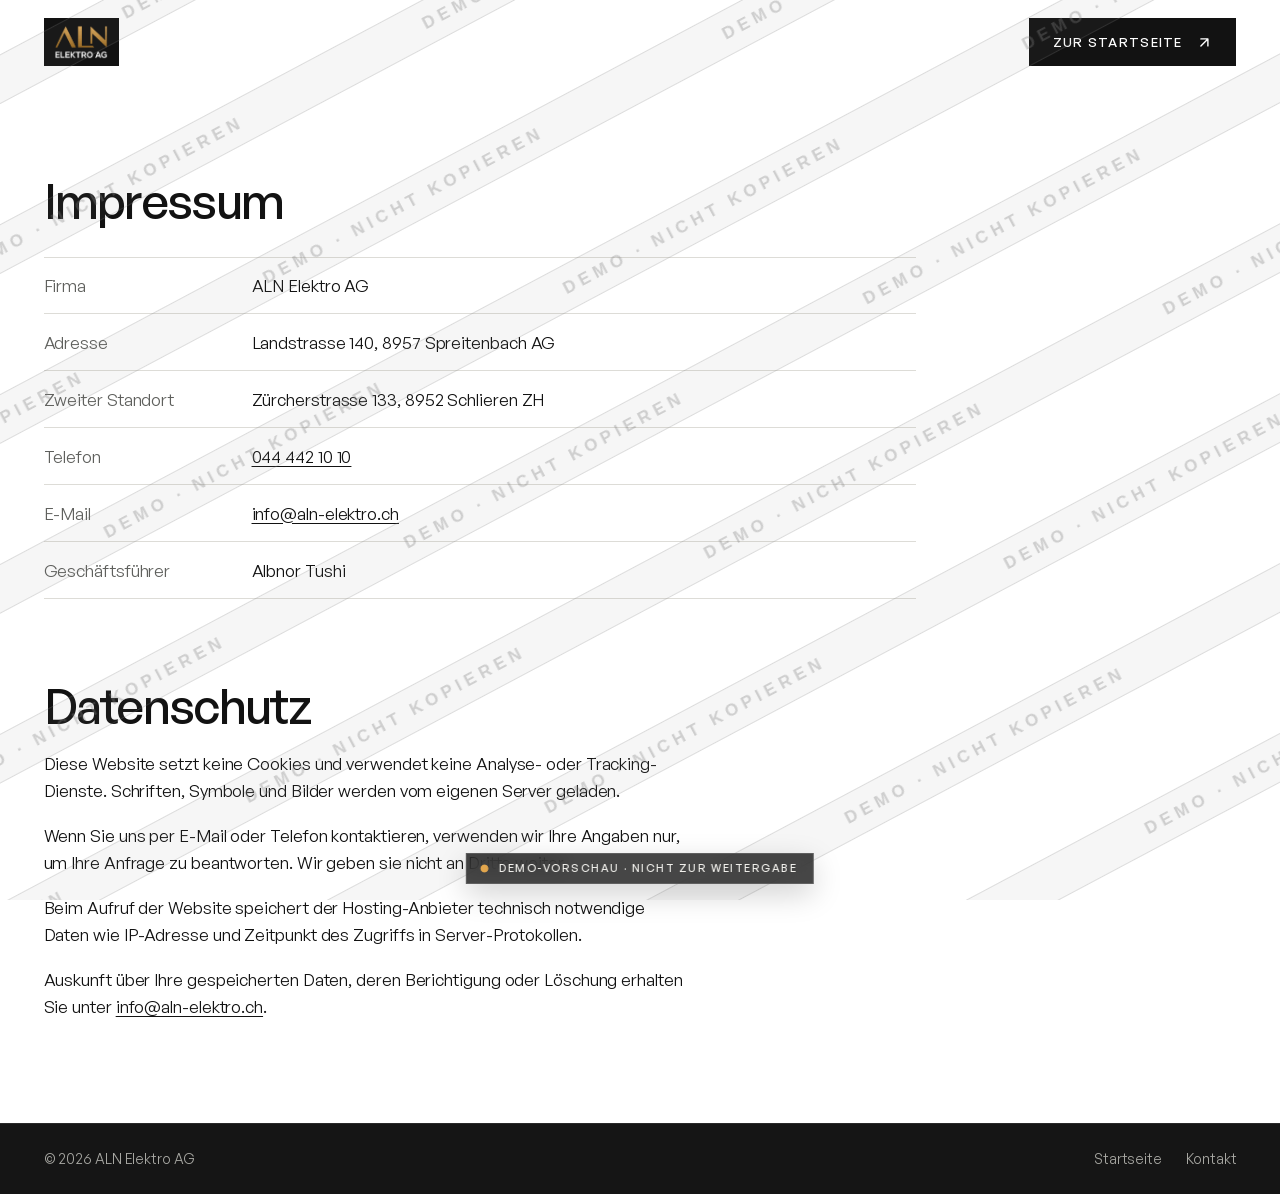
<file: impressum.html>
<!doctype html>
<html lang="de-CH">
<head>
  <meta charset="utf-8">
  <meta name="viewport" content="width=device-width, initial-scale=1">
  <title>Impressum und Datenschutz – ALN Elektro AG</title>
  <meta name="description" content="Impressum und Datenschutzerklärung der ALN Elektro AG, Spreitenbach.">
  <meta name="robots" content="noindex">
  <link rel="icon" href="assets/img/aln-logo.png">
  <link rel="preload" href="assets/fonts/general-sans-600.woff2" as="font" type="font/woff2" crossorigin>
  <link rel="stylesheet" href="assets/css/styles.css">
  <link rel="stylesheet" href="assets/css/demo-watermark.css">
  <script src="assets/js/demo-guard.js" defer></script>
</head>
<body class="legal-page">
  <header class="head">
    <div class="head__bar container">
      <a class="logo" href="index.html" aria-label="ALN Elektro AG, zur Startseite">
        <img src="assets/img/aln-logo.png" alt="" width="235" height="151">
      </a>
      <a class="btn btn--solid" href="index.html">Zur Startseite <svg class="icon" aria-hidden="true"><use href="assets/icons/icons.svg#i-arrow-up-right"/></svg></a>
    </div>
  </header>

  <main class="legal container">
    <section class="legal__block" aria-labelledby="impressum">
      <h1 class="h2" id="impressum">Impressum</h1>
      <dl class="legal__facts">
        <div><dt>Firma</dt><dd>ALN Elektro AG</dd></div>
        <div><dt>Adresse</dt><dd>Landstrasse 140, 8957 Spreitenbach AG</dd></div>
        <div><dt>Zweiter Standort</dt><dd>Zürcherstrasse 133, 8952 Schlieren ZH</dd></div>
        <div><dt>Telefon</dt><dd><a href="tel:+41444421010">044 442 10 10</a></dd></div>
        <div><dt>E-Mail</dt><dd><a href="mailto:info@aln-elektro.ch">info@aln-elektro.ch</a></dd></div>
        <div><dt>Geschäftsführer</dt><dd>Albnor Tushi</dd></div>
      </dl>
    </section>

    <section class="legal__block" id="datenschutz" aria-labelledby="datenschutz-title">
      <h2 class="h2" id="datenschutz-title">Datenschutz</h2>
      <p>Diese Website setzt keine Cookies und verwendet keine Analyse- oder Tracking-Dienste. Schriften, Symbole und Bilder werden vom eigenen Server geladen.</p>
      <p>Wenn Sie uns per E-Mail oder Telefon kontaktieren, verwenden wir Ihre Angaben nur, um Ihre Anfrage zu beantworten. Wir geben sie nicht an Dritte weiter.</p>
      <p>Beim Aufruf der Website speichert der Hosting-Anbieter technisch notwendige Daten wie IP-Adresse und Zeitpunkt des Zugriffs in Server-Protokollen.</p>
      <p>Auskunft über Ihre gespeicherten Daten, deren Berichtigung oder Löschung erhalten Sie unter <a href="mailto:info@aln-elektro.ch">info@aln-elektro.ch</a>.</p>
    </section>
  </main>

  <footer class="foot">
    <div class="container foot__bottom">
      <p>© 2026 ALN Elektro AG</p>
      <p class="foot__links"><a href="index.html">Startseite</a><a href="index.html#kontakt">Kontakt</a></p>
    </div>
  </footer>
</body>
</html>
</file>
<file: assets/css/styles.css>
/* ALN Elektro AG — styles
   Construction-template layout with Nordic-studio details: General Sans, warm grey panels,
   two-tone headings, label rules. ALN gold stays as a small accent. */

@font-face { font-family: 'General Sans'; src: url('../fonts/general-sans-400.woff2') format('woff2'); font-weight: 400; font-style: normal; font-display: swap; }
@font-face { font-family: 'General Sans'; src: url('../fonts/general-sans-500.woff2') format('woff2'); font-weight: 500; font-style: normal; font-display: swap; }
@font-face { font-family: 'General Sans'; src: url('../fonts/general-sans-600.woff2') format('woff2'); font-weight: 600; font-style: normal; font-display: swap; }

:root {
  --bg: #ffffff;
  --panel: #efeeea;
  --line: #dddcd7;
  --ink: #121212;
  --muted: #5f605d;
  --soft: #85857f;
  --dark: #151515;
  --dark-2: #222221;
  --dark-line: rgba(255, 255, 255, 0.16);
  --on-dark: #f2f1ed;
  --on-dark-muted: #a7a7a2;
  --on-dark-soft: #6f6f6b;
  --accent: #e2a64d;        /* gold from the ALN logo */
  --accent-hover: #efb965;
  --accent-text: #93611a;   /* gold that reads on white */

  --font: 'General Sans', ui-sans-serif, system-ui, -apple-system, 'Segoe UI', sans-serif;
  --fs-label: 0.8125rem;
  --fs-small: 0.9375rem;
  --fs-body: 1.0625rem;
  --fs-h2: clamp(2rem, 1.35rem + 2.1vw, 3.25rem);

  --margin: clamp(1.25rem, 3.4vw, 3.5rem);
  --gutter: clamp(1rem, 1.7vw, 1.5rem);
  --space: clamp(4.5rem, 8vw, 7rem);
  --head-h: 5.25rem;

  --ease-out: cubic-bezier(0.22, 1, 0.36, 1);
  --ease-expo: cubic-bezier(0.16, 1, 0.3, 1);
  --ease-soft: cubic-bezier(0.33, 1, 0.68, 1);
  --ease-in-out: cubic-bezier(0.65, 0, 0.35, 1);
}

/* ---------- base ---------- */
*, *::before, *::after { box-sizing: border-box; }
html { -webkit-text-size-adjust: 100%; text-size-adjust: 100%; scroll-behavior: smooth; }
body {
  margin: 0; background: var(--bg); color: var(--ink);
  font-family: var(--font); font-size: var(--fs-body); line-height: 1.6; letter-spacing: -0.005em;
  -webkit-font-smoothing: antialiased; text-rendering: optimizeLegibility; overflow-x: clip;
}
h1, h2, h3, p, figure, ul, ol, dl, dd { margin: 0; }
ul, ol { padding: 0; list-style: none; }
img { display: block; max-width: 100%; height: auto; }
button, input { font: inherit; color: inherit; }
button { background: none; border: 0; padding: 0; cursor: pointer; }
a { color: inherit; text-decoration: none; }
address { font-style: normal; }
h1, h2, h3 { font-weight: 500; text-wrap: balance; }
p { text-wrap: pretty; }
:target { scroll-margin-top: calc(var(--head-h) + 1rem); }
::selection { background: var(--accent); color: var(--ink); }
:focus-visible { outline: 2px solid var(--accent); outline-offset: 3px; }
.nums { font-variant-numeric: tabular-nums; }
.sr-only { position: absolute; width: 1px; height: 1px; overflow: hidden; clip-path: inset(50%); white-space: nowrap; }
.skip { position: absolute; width: 1px; height: 1px; overflow: hidden; clip-path: inset(50%); white-space: nowrap; }
.skip:focus { position: fixed; z-index: 100; left: 1rem; top: 1rem; width: auto; height: auto; clip-path: none; padding: 0.75rem 1rem; background: var(--accent); color: var(--ink); font-weight: 600; }

.container { width: 100%; padding-inline: var(--margin); }
.h2 { font-size: var(--fs-h2); line-height: 1.1; letter-spacing: -0.035em; }
.soft { color: var(--soft); }
.h2--dark .soft { color: var(--on-dark-soft); }
.icon { width: 1.125rem; height: 1.125rem; flex: none; }

/* label with a rule running to the right, as in the Nordic reference */
.label {
  display: flex; align-items: center; gap: 1rem;
  font-size: var(--fs-label); font-weight: 500; letter-spacing: 0.1em; text-transform: uppercase; color: var(--muted);
}
.label::after { content: ""; flex: 1; height: 1px; background: var(--line); }

/* ---------- buttons and links ---------- */
.btn {
  display: inline-flex; align-items: center; justify-content: center; gap: 0.85rem;
  min-height: 3rem; padding: 0 1.4rem; border: 1px solid transparent;
  font-size: var(--fs-label); font-weight: 500; letter-spacing: 0.1em; text-transform: uppercase; line-height: 1; white-space: nowrap;
  transition: background-color 200ms ease, color 200ms ease, border-color 200ms ease, transform 140ms var(--ease-out);
}
.btn .icon { width: 1.05rem; height: 1.05rem; transition: transform 260ms var(--ease-out); }
.btn:active { transform: scale(0.97); }
.btn--solid { background: var(--ink); color: #fff; }
.btn--outline { border-color: var(--ink); color: var(--ink); }
.btn--light { background: var(--on-dark); color: var(--ink); }
.text-link { font-size: var(--fs-label); font-weight: 500; letter-spacing: 0.1em; text-transform: uppercase; text-decoration: underline; text-underline-offset: 0.45em; text-decoration-color: var(--soft); transition: text-decoration-color 200ms ease; }
.more { display: inline-flex; align-items: center; gap: 1rem; width: 100%; font-size: var(--fs-label); font-weight: 500; letter-spacing: 0.1em; text-transform: uppercase; }
.more__rule { flex: 1; height: 1px; background: var(--line); transform-origin: right; transition: transform 500ms var(--ease-out); }
.more .icon { transition: transform 260ms var(--ease-out); }
@media (hover: hover) and (pointer: fine) {
  .btn--solid:hover { background: #2d2d2c; }
  .btn--outline:hover { background: var(--ink); color: #fff; }
  .btn--light:hover { background: #fff; }
  .btn:hover .icon, .more:hover .icon { transform: translateX(4px); }
  .text-link:hover { text-decoration-color: var(--ink); }
  .more:hover .more__rule { transform: scaleX(0.92); }
}

.arrows { display: flex; gap: 0.25rem; }
.arrow {
  display: inline-grid; place-items: center; width: 3rem; height: 3rem; color: var(--ink);
  transition: color 180ms ease, transform 140ms var(--ease-out), opacity 180ms ease;
}
.arrow .icon { width: 1.5rem; height: 1.5rem; }
.arrow:active { transform: scale(0.9); }
.arrow[disabled] { opacity: 0.3; cursor: default; }
@media (hover: hover) and (pointer: fine) { .arrow:not([disabled]):hover { color: var(--accent-text); } }

/* ---------- header ---------- */
.head { position: sticky; top: 0; z-index: 30; background: var(--bg); transition: box-shadow 200ms ease; }
.head.is-scrolled { box-shadow: 0 1px 0 var(--line); }
.head__bar { display: grid; grid-template-columns: 1fr auto 1fr; align-items: center; gap: 1.5rem; height: var(--head-h); }
/* menu: one grey bar, a black highlight slides to the hovered link and rests on the current section */
.nav {
  position: relative; display: flex; align-items: center; justify-self: start; padding: 0.25rem; background: var(--panel);
  font-size: 0.78rem; font-weight: 500; letter-spacing: 0.07em; text-transform: uppercase;
}
.nav__link { position: relative; z-index: 1; padding: 0.7rem 0.85rem; line-height: 1; color: var(--muted); transition: color 260ms ease; }
.nav__link[aria-current="page"] { color: var(--ink); }
.nav__link.is-lit { color: #fff; }
.nav__pill {
  position: absolute; z-index: 0; top: 0.25rem; bottom: 0.25rem; left: 0; width: var(--pill-w, 0px);
  background: var(--ink); transform: translateX(var(--pill-x, 0px)); opacity: 0;
  transition: transform 420ms var(--ease-out), width 420ms var(--ease-out), opacity 200ms ease;
}
.nav.has-pill .nav__pill { opacity: 1; }
.nav:not(.has-pill) .nav__link[aria-current="page"] { background: var(--ink); color: #fff; }
.nav__link:active { transform: scale(0.97); }
.nav__small-only { display: none; }
@media (hover: hover) and (pointer: fine) { .nav__link:not(.is-lit):hover { color: var(--ink); } }
.logo { display: block; justify-self: center; background: var(--ink); padding: 0.4rem 0.65rem; transition: transform 140ms var(--ease-out); }
.logo:active { transform: scale(0.97); }
.logo img { height: 2.2rem; width: auto; }
.head__right { display: flex; align-items: center; justify-content: flex-end; gap: 0.85rem; font-size: var(--fs-label); font-weight: 500; letter-spacing: 0.06em; text-transform: uppercase; }
.head__slash { color: var(--soft); }
.head__cta { margin-left: 0.75rem; min-height: 2.75rem; }
@media (hover: hover) and (pointer: fine) { a.head__meta:hover { color: var(--accent-text); } }
.menu { display: none; align-items: center; gap: 0.5rem; min-height: 2.75rem; padding: 0 0.9rem; background: var(--ink); color: #fff; font-size: var(--fs-label); font-weight: 500; letter-spacing: 0.1em; text-transform: uppercase; }

/* ---------- hero ---------- */
.hero {
  display: grid; grid-template-columns: repeat(12, minmax(0, 1fr)); column-gap: 0.5rem;
  height: calc(100svh - var(--head-h) - 1rem); min-height: 36rem; max-height: 50rem;
}
.hero__panel {
  grid-column: 1 / 8; container-type: inline-size;
  display: flex; flex-direction: column; justify-content: center; gap: 1.5rem;
  padding: clamp(2rem, 4vw, 4rem); background: var(--panel);
}
.hero__tag { font-size: var(--fs-small); color: var(--muted); }
.hero__title { font-size: clamp(1.5rem, 10.5cqi, 4.8rem); line-height: 1; letter-spacing: -0.025em; text-transform: uppercase; font-weight: 600; }
.hero__lead { max-width: 46ch; color: var(--muted); }
.hero__actions { display: flex; flex-wrap: wrap; align-items: center; gap: 1rem 2rem; margin-top: 1rem; }
.hero__strips { grid-column: 8 / 13; display: flex; gap: 0.5rem; min-height: 0; }
.strip { position: relative; flex: 1 1 0; min-width: 0; overflow: hidden; transition: flex-grow 700ms var(--ease-in-out); }
.strip--wide { flex-grow: 2.2; }
.strip img { width: 100%; height: 100%; object-fit: cover; transition: transform 1200ms var(--ease-soft); }
.strip figcaption {
  position: absolute; left: 0.85rem; bottom: 0.85rem; padding: 0.35rem 0.6rem; background: var(--bg);
  font-size: 0.75rem; font-weight: 500; letter-spacing: 0.08em; text-transform: uppercase; white-space: nowrap;
  opacity: 0; transform: translateY(6px); transition: opacity 300ms ease, transform 400ms var(--ease-out);
}
.strip--wide figcaption { opacity: 1; transform: none; }
@media (hover: hover) and (pointer: fine) {
  .hero__strips:hover .strip { flex-grow: 1; }
  .hero__strips:hover .strip:hover { flex-grow: 2.2; }
  .hero__strips:hover .strip figcaption { opacity: 0; transform: translateY(6px); }
  .hero__strips .strip:hover figcaption { opacity: 1; transform: none; }
}

.lines .line { display: block; overflow: hidden; padding-bottom: 0.08em; margin-bottom: -0.08em; }
.lines [data-line] { display: block; }

/* ---------- about ---------- */
.about { display: grid; grid-template-columns: repeat(12, minmax(0, 1fr)); column-gap: var(--gutter); align-items: center; padding-block: var(--space); }
.about__image { grid-column: 1 / 7; }
.about__image img { width: 100%; aspect-ratio: 4 / 3; object-fit: cover; }
.about__text { grid-column: 8 / 13; display: grid; gap: 1.5rem; align-content: center; }
.about__text .h2 { margin-block: 0.5rem; }
.about__text p:not(.label) { color: var(--muted); max-width: 58ch; }
.about__text .more { margin-top: 1rem; }

/* ---------- mission ---------- */
.mission { display: grid; grid-template-columns: repeat(12, minmax(0, 1fr)); column-gap: 0.5rem; padding-bottom: var(--space); }
.mission__panel { grid-column: 1 / 9; display: grid; grid-template-columns: 1fr 1fr; gap: clamp(2rem, 4vw, 3.5rem); padding: clamp(2rem, 4.5vw, 3.75rem); background: var(--panel); }
.mission__col { display: grid; gap: 1.25rem; align-content: start; }
.mission__col .label { color: var(--ink); }
.mission__col p { color: var(--muted); font-size: 1rem; }
.mission__image { grid-column: 9 / 13; overflow: hidden; }
.mission__image img { width: 100%; height: 100%; min-height: 16rem; object-fit: cover; filter: saturate(0.7); }

/* ---------- dark: services ---------- */
.dark { background: var(--dark); color: var(--on-dark); overflow: hidden; }
.dark__grid { display: grid; grid-template-columns: repeat(12, minmax(0, 1fr)); column-gap: var(--gutter); grid-template-rows: auto auto; padding-top: var(--space); }
.dark__image { grid-column: 1 / 6; grid-row: 1 / 3; align-self: end; margin-top: clamp(8rem, 16vw, 15rem); }
.dark__image img { width: 100%; aspect-ratio: 5 / 7; max-height: 44rem; object-fit: cover; object-position: 30% 50%; filter: grayscale(1) contrast(1.08) brightness(0.82); }
.dark__intro { grid-column: 7 / 13; grid-row: 1; display: grid; gap: 1.5rem; justify-items: start; }
.dark__lead { color: var(--on-dark-muted); max-width: 52ch; }
.dark__intro .btn { margin-top: 0.5rem; }
.services { grid-column: 7 / 13; grid-row: 2; display: grid; grid-template-columns: repeat(6, minmax(0, 1fr)); column-gap: var(--gutter); margin-top: clamp(4rem, 8vw, 6rem); padding-bottom: var(--space); align-items: start; }
.services__label { grid-column: 1 / 3; font-size: var(--fs-label); font-weight: 500; letter-spacing: 0.1em; text-transform: uppercase; color: var(--on-dark-muted); padding-top: 1.15rem; }
.services__list { grid-column: 3 / 7; }
.service { border-bottom: 1px solid var(--dark-line); }
.service summary {
  display: flex; align-items: center; justify-content: space-between; gap: 1rem;
  padding: 1rem 0; cursor: pointer; list-style: none;
  font-size: clamp(1.0625rem, 0.95rem + 0.35vw, 1.25rem); color: #d7d7d3; transition: color 180ms ease;
}
.service summary::-webkit-details-marker { display: none; }
.service summary .icon { color: var(--on-dark-muted); transition: transform 260ms var(--ease-out), color 180ms ease; }
.service[open] summary { color: #fff; }
.service[open] summary .icon { transform: rotate(90deg); color: var(--accent); }
.service p { padding: 0 2.5rem 1.25rem 0; color: var(--on-dark-muted); font-size: 1rem; line-height: 1.6; }
.service[open] p { animation: drop 320ms var(--ease-out); }
@keyframes drop { from { opacity: 0; transform: translateY(-6px); } to { opacity: 1; transform: none; } }
@media (hover: hover) and (pointer: fine) {
  .service summary:hover { color: #fff; }
  .service summary:hover .icon { color: var(--accent); }
}

/* ---------- trust ---------- */
.trust { background: var(--panel); overflow: hidden; }
.trust__grid { display: grid; grid-template-columns: repeat(12, minmax(0, 1fr)); column-gap: var(--gutter); }
.trust__text { grid-column: 1 / 7; padding-block: var(--space); }
.trust__text .h2 { max-width: 20ch; }
.values { display: grid; grid-template-columns: 1fr 1fr; gap: clamp(2.25rem, 4vw, 3.25rem) clamp(1.5rem, 3vw, 2.75rem); margin-top: clamp(3rem, 6vw, 4.75rem); max-width: 40rem; }
.value__icon { width: 2.25rem; height: 2.25rem; color: var(--accent-text); margin-bottom: 1.1rem; }
.value h3 { font-size: var(--fs-body); font-weight: 600; letter-spacing: -0.01em; margin-bottom: 0.4rem; }
.value p { font-size: 1rem; color: var(--muted); line-height: 1.6; }
.trust__image { grid-column: 7 / 13; position: relative; align-self: end; margin-right: calc(var(--margin) * -1); margin-top: clamp(4rem, 8vw, 7rem); }
.trust__image img { width: 100%; height: clamp(26rem, 42vw, 38rem); object-fit: cover; }
.trust__figure { position: absolute; z-index: 2; left: 0; top: 0; display: grid; gap: 0.75rem; padding: 0 clamp(1.5rem, 3vw, 2.5rem) clamp(1.25rem, 2.5vw, 2rem) 0; background: var(--panel); pointer-events: none; }
.trust__label { font-size: var(--fs-label); font-weight: 500; letter-spacing: 0.1em; text-transform: uppercase; color: var(--accent-text); }
.trust__number { font-size: clamp(4.5rem, 2.8rem + 5vw, 7.5rem); line-height: 0.85; letter-spacing: -0.05em; font-weight: 400; color: var(--ink); }

/* ---------- philosophy band ---------- */
.philosophy { padding-top: var(--space); }
.philosophy__frame { position: relative; height: clamp(26rem, 52vw, 42rem); overflow: hidden; background: var(--dark); }
.philosophy__frame img { width: 100%; height: 100%; object-fit: cover; object-position: 50% 60%; filter: grayscale(0.35); }
.philosophy__frame::after { content: ""; position: absolute; inset: 0; background: rgba(12, 12, 12, 0.38); }
.philosophy__title { position: absolute; z-index: 2; left: clamp(1.5rem, 5vw, 4.5rem); top: clamp(1.75rem, 5vw, 4rem); color: #fff; font-size: var(--fs-h2); line-height: 1.12; letter-spacing: -0.03em; font-weight: 400; }
.philosophy__cap { position: absolute; z-index: 2; right: clamp(1.25rem, 3vw, 2.5rem); bottom: clamp(1rem, 2.5vw, 2rem); color: rgba(255, 255, 255, 0.8); font-size: var(--fs-label); letter-spacing: 0.08em; text-transform: uppercase; }

/* ---------- projects ---------- */
.projects { padding-block: var(--space); }
.projects__head { display: flex; align-items: end; justify-content: space-between; gap: 1.5rem; }
.projects__track {
  position: relative; display: flex; gap: clamp(1rem, 2.4vw, 2.25rem); margin-top: clamp(2.25rem, 4vw, 3.25rem);
  padding-inline: var(--margin); scroll-padding-inline: var(--margin);
  overflow-x: auto; scroll-snap-type: x mandatory; scrollbar-width: none; overscroll-behavior-x: contain;
}
.projects__track::-webkit-scrollbar { display: none; }
.project { position: relative; flex: 0 0 clamp(16rem, 35vw, 32rem); scroll-snap-align: start; }
.project__media { position: relative; overflow: hidden; background: var(--panel); }
.project__media img { width: 100%; aspect-ratio: 6 / 5; object-fit: cover; transition: transform 700ms var(--ease-soft); }
.project__count {
  position: absolute; left: 0.75rem; bottom: 0.75rem; padding: 0.3rem 0.55rem; background: var(--bg);
  font-size: 0.75rem; font-weight: 500; letter-spacing: 0.08em; text-transform: uppercase;
}
.project__cap { display: flex; justify-content: space-between; align-items: start; gap: 1rem; padding-top: 1rem; }
.project__cap h3 { font-size: var(--fs-body); font-weight: 500; letter-spacing: -0.01em; line-height: 1.3; }
.project__open { text-align: left; font-weight: inherit; letter-spacing: inherit; line-height: inherit; }
.project__open::after { content: ""; position: absolute; inset: 0; z-index: 1; cursor: pointer; }
.project__open:focus-visible { outline: none; }
.project:has(.project__open:focus-visible) { outline: 2px solid var(--accent); outline-offset: 4px; }
.project__cap p { font-size: 0.875rem; color: var(--muted); margin-top: 0.25rem; }
.project__cap .icon { color: var(--accent-text); margin-top: 0.15rem; transition: transform 220ms var(--ease-out); }
.project:active .project__media img { transform: scale(0.99); }
@media (hover: hover) and (pointer: fine) {
  .project:hover .project__media img { transform: scale(1.03); }
  .project:hover .project__cap .icon { transform: translate(2px, -2px); }
}

/* ---------- project detail dialog ---------- */
html.has-dialog { overflow: hidden; }
.pd {
  width: min(80rem, calc(100vw - 2 * var(--margin))); max-width: none; max-height: calc(100dvh - 2 * var(--margin));
  margin: auto; padding: 0; border: 0; background: var(--bg); color: var(--ink); overflow: auto; overscroll-behavior: contain;
}
.pd::backdrop { background: rgba(12, 12, 12, 0.74); }
.pd__inner { display: grid; grid-template-columns: minmax(0, 1.6fr) minmax(0, 1fr); min-height: min(44rem, calc(100dvh - 2 * var(--margin))); }
.pd__media { display: grid; grid-template-rows: 1fr auto; gap: 0.5rem; padding: 0.5rem; background: var(--panel); min-width: 0; }
.pd__stage { position: relative; min-height: 20rem; overflow: hidden; background: var(--dark); }
.pd__img { position: absolute; inset: 0; width: 100%; height: 100%; object-fit: cover; transition: opacity 260ms ease, transform 900ms var(--ease-soft); }
.pd__img.is-fading { opacity: 0; transform: scale(1.02); }
.pd__step {
  position: absolute; top: 50%; z-index: 2; display: grid; place-items: center; width: 3rem; height: 3rem; margin-top: -1.5rem;
  background: var(--bg); color: var(--ink); transition: transform 140ms var(--ease-out), background-color 180ms ease;
}
.pd__step--prev { left: 0.75rem; }
.pd__step--next { right: 0.75rem; }
.pd__step:active { transform: scale(0.92); }
.pd__step[hidden] { display: none; }
.pd__imgcount { position: absolute; right: 0.75rem; bottom: 0.75rem; z-index: 2; padding: 0.3rem 0.55rem; background: var(--bg); font-size: 0.75rem; font-weight: 500; letter-spacing: 0.08em; }
.pd__imgcount:empty { display: none; }
.pd__thumbs { display: flex; gap: 0.5rem; overflow-x: auto; scrollbar-width: none; }
.pd__thumbs:empty { display: none; }
.pd__thumb { flex: 0 0 6.5rem; aspect-ratio: 4 / 3; overflow: hidden; opacity: 0.5; transition: opacity 200ms ease; }
.pd__thumb img { width: 100%; height: 100%; object-fit: cover; }
.pd__thumb[aria-current="true"] { opacity: 1; box-shadow: inset 0 -3px 0 var(--accent); }
.pd__thumb[aria-current="true"] img { opacity: 0.999; }
.pd__info { display: flex; flex-direction: column; gap: 1.5rem; padding: clamp(1.5rem, 3vw, 2.75rem); min-width: 0; }
.pd__top { display: flex; align-items: center; gap: 1rem; }
.pd__count { flex: 1; }
.pd__close { display: grid; place-items: center; width: 2.75rem; height: 2.75rem; margin-right: -0.5rem; color: var(--ink); transition: color 180ms ease, transform 140ms var(--ease-out); }
.pd__close .icon { width: 1.6rem; height: 1.6rem; }
.pd__close:active { transform: scale(0.9); }
.pd__title { font-size: clamp(1.75rem, 1.2rem + 1.5vw, 2.6rem); }
.pd__facts { border-top: 1px solid var(--line); }
.pd__facts div { display: grid; grid-template-columns: 9.5rem minmax(0, 1fr); gap: 1rem; padding: 0.85rem 0; border-bottom: 1px solid var(--line); font-size: 1rem; }
.pd__facts dt { color: var(--muted); }
.pd__facts dd { font-weight: 500; }
.pd__cta { align-self: flex-start; }
.pd__nav { display: flex; align-items: center; justify-content: space-between; gap: 1rem; margin-top: auto; padding-top: 1rem; border-top: 1px solid var(--line); }
.pd__navlabel { font-size: var(--fs-label); font-weight: 500; letter-spacing: 0.1em; text-transform: uppercase; color: var(--muted); }
@media (hover: hover) and (pointer: fine) {
  .pd__step:hover { background: var(--accent); }
  .pd__close:hover { color: var(--accent-text); }
  .pd__thumb:hover { opacity: 0.85; }
}
@media (prefers-reduced-motion: no-preference) {
  .pd[open] { animation: pd-in 460ms var(--ease-out); }
  .pd[open]::backdrop { animation: fade-in 320ms ease; }
  .pd.is-closing { animation: pd-out 220ms ease-in forwards; }
  .pd.is-closing::backdrop { animation: fade-out 220ms ease-in forwards; }
}
@keyframes pd-in { from { opacity: 0; transform: translateY(24px) scale(0.985); } to { opacity: 1; transform: none; } }
@keyframes pd-out { to { opacity: 0; transform: translateY(12px) scale(0.99); } }
@keyframes fade-in { from { opacity: 0; } }
@keyframes fade-out { to { opacity: 0; } }

/* ---------- team ---------- */
.team { padding-bottom: var(--space); overflow: hidden; }
.ticker { overflow: hidden; padding-block: 0.5rem; }
.ticker__track { display: flex; width: max-content; }
.ticker__group { display: flex; align-items: center; gap: clamp(1.25rem, 2.5vw, 2.25rem); padding-right: clamp(1.25rem, 2.5vw, 2.25rem); font-size: clamp(2.75rem, 1.4rem + 4.6vw, 6rem); font-weight: 500; line-height: 1.1; letter-spacing: -0.04em; white-space: nowrap; }
.ticker .outline { color: transparent; -webkit-text-stroke: 1.5px var(--accent-text); }
.ticker .dot { width: 0.22em; height: 0.22em; border-radius: 50%; background: var(--accent); flex: none; }
.team__wrap { display: grid; grid-template-columns: repeat(12, minmax(0, 1fr)); column-gap: var(--gutter); margin-top: clamp(2.5rem, 5vw, 4rem); align-items: end; }
.people { grid-column: 3 / 10; display: grid; }
.person { display: grid; grid-template-columns: minmax(0, 15rem) minmax(0, 1fr); gap: clamp(1.5rem, 3vw, 2.75rem); align-items: center; }
.person img, .person__logo { width: 100%; aspect-ratio: 1; object-fit: cover; }
.person__logo { display: grid; place-items: center; background: var(--ink); }
.person__logo img { width: 62%; height: auto; aspect-ratio: auto; }
.person__role { font-size: var(--fs-label); font-weight: 500; letter-spacing: 0.1em; text-transform: uppercase; color: var(--accent-text); }
.person__name { font-size: clamp(1.75rem, 1.2rem + 1.6vw, 2.5rem); line-height: 1.1; letter-spacing: -0.03em; margin-top: 0.5rem; }
.person__text { color: var(--muted); margin-top: 0.6rem; }
.person__contact { display: flex; flex-wrap: wrap; gap: 0.25rem 1.5rem; margin-top: 1.25rem; font-weight: 500; }
.person__contact a { text-decoration: underline; text-decoration-color: var(--line); text-underline-offset: 0.25em; text-decoration-thickness: 1px; transition: text-decoration-color 180ms ease; }
@media (hover: hover) and (pointer: fine) { .person__contact a:hover { text-decoration-color: var(--accent); } }
.people:not(.is-live) { gap: 3rem; }
.people.is-live .person { grid-area: 1 / 1; opacity: 0; visibility: hidden; transform: translateX(16px); transition: opacity 420ms var(--ease-out), transform 520ms var(--ease-out), visibility 0s linear 420ms; }
.people.is-live .person.is-active { opacity: 1; visibility: visible; transform: none; transition: opacity 420ms var(--ease-out), transform 520ms var(--ease-out), visibility 0s; }
.team__nav { grid-column: 10 / 13; display: flex; align-items: center; justify-content: flex-end; gap: 1rem; }
.team__count { font-size: var(--fs-small); color: var(--muted); }

/* ---------- partners ---------- */
.partners { position: relative; overflow: hidden; background: var(--dark); color: #fff; }
.partners__bg { position: absolute; inset: 0; width: 100%; height: 100%; object-fit: cover; object-position: 50% 40%; filter: grayscale(0.4); }
.partners::after { content: ""; position: absolute; inset: 0; background: rgba(10, 10, 10, 0.64); }
.partners__inner { position: relative; z-index: 2; display: flex; flex-direction: column; justify-content: flex-end; min-height: clamp(26rem, 42vw, 34rem); padding-block: var(--space) clamp(2.5rem, 4vw, 3.5rem); }
.partners__title { font-size: clamp(1.5rem, 1.1rem + 1.2vw, 2.25rem); letter-spacing: -0.025em; line-height: 1.15; }
.partners__list { display: flex; flex-wrap: wrap; gap: 0.9rem clamp(1.5rem, 3vw, 2.75rem); margin-top: 2rem; padding-top: 1.75rem; border-top: 1px solid rgba(255, 255, 255, 0.22); }
.partners__list li { display: inline-flex; align-items: center; gap: 0.6rem; font-size: var(--fs-small); font-weight: 500; color: rgba(255, 255, 255, 0.86); }
.partners__list li::before { content: ""; width: 0.5rem; height: 0.5rem; background: var(--accent); }

/* ---------- jobs ---------- */
.jobs { padding-block: var(--space); }
.jobs__head { display: flex; align-items: end; justify-content: space-between; gap: 1.5rem; }
.jobs__intro { margin-top: 1.25rem; max-width: 60ch; color: var(--muted); }
.jobs__list { margin-top: clamp(2rem, 4vw, 3rem); border-top: 1px solid var(--line); }
.jobs__list li { border-bottom: 1px solid var(--line); }
.jobs__list a { display: grid; grid-template-columns: minmax(7rem, 11rem) minmax(0, 1fr) auto; align-items: center; gap: 1.5rem; padding: 1.15rem 0; }
.job__kind { display: grid; font-size: var(--fs-label); color: var(--muted); line-height: 1.3; }
.job__kind strong { font-size: 1.375rem; font-weight: 500; color: var(--ink); letter-spacing: -0.02em; }
.job__title { font-size: clamp(1.0625rem, 0.95rem + 0.35vw, 1.25rem); font-weight: 500; letter-spacing: -0.01em; transition: color 180ms ease; }
.jobs__list .icon { color: var(--muted); transition: transform 220ms var(--ease-out), color 180ms ease; }
@media (hover: hover) and (pointer: fine) {
  .jobs__list a:hover .job__title { color: var(--accent-text); }
  .jobs__list a:hover .icon { color: var(--accent-text); transform: translate(2px, -2px); }
}

/* ---------- footer ---------- */
.foot { background: var(--dark); color: var(--on-dark-muted); font-size: var(--fs-small); }
.foot__stripes { height: 2.25rem; background: repeating-linear-gradient(180deg, #2c2c2b 0 1px, transparent 1px 9px); } /* taste-skill-ignore: striped band from the reference */
.foot__grid { display: grid; grid-template-columns: repeat(12, minmax(0, 1fr)); column-gap: var(--gutter); row-gap: 3rem; padding-block: clamp(3.5rem, 6vw, 5rem); }
.foot__col { grid-column: span 2; display: grid; align-content: start; gap: 0.6rem; }
.foot__col a { transition: color 180ms ease; }
.foot__col address strong { display: block; color: var(--on-dark); font-weight: 500; }
.foot__col address + address { margin-top: 0.75rem; }
.foot__title { font-size: var(--fs-label); font-weight: 500; letter-spacing: 0.1em; text-transform: uppercase; color: var(--on-dark); margin-bottom: 0.5rem; }
.foot__brand { grid-column: 5 / 9; display: grid; place-items: center; align-content: center; }
.foot__brand img { width: clamp(7rem, 11vw, 9.5rem); }
.foot__contact { grid-column: 9 / 13; }
.callback { display: flex; margin-top: 0.25rem; }
.callback__input { flex: 1; min-width: 0; height: 3.25rem; padding: 0 1rem; border: 0; background: var(--dark-2); color: var(--on-dark); font-size: 1rem; }
.callback__input::placeholder { color: #8d8d8a; }
.callback__btn { display: grid; place-items: center; width: 3.25rem; height: 3.25rem; background: var(--accent); color: var(--ink); transition: background-color 180ms ease, transform 140ms var(--ease-out); }
.callback__btn:active { transform: scale(0.95); }
.callback__msg { min-height: 1.4em; font-size: 0.875rem; color: var(--on-dark); }
.callback__msg.is-error { color: #f3a08a; }
.foot__reach { display: grid; gap: 1rem; margin-top: 0.75rem; }
.foot__reach a { display: flex; align-items: center; gap: 0.9rem; color: var(--on-dark); font-weight: 500; }
.foot__reach .icon { width: 2.5rem; height: 2.5rem; padding: 0.65rem; background: var(--dark-2); color: var(--accent); }
.foot__reach small { display: block; font-size: 0.8125rem; font-weight: 400; color: var(--on-dark-muted); }
.foot__bottom { display: flex; flex-wrap: wrap; justify-content: space-between; gap: 1rem; padding-block: 1.5rem; border-top: 1px solid #2a2a2a; font-size: 0.875rem; }
.foot__links { display: flex; flex-wrap: wrap; gap: 0.5rem 1.5rem; }
@media (hover: hover) and (pointer: fine) {
  .foot__col a:hover, .foot__links a:hover { color: var(--on-dark); }
  .callback__btn:hover { background: var(--accent-hover); }
}

/* ---------- impressum ---------- */
.legal { padding-block: clamp(3.5rem, 7vw, 6rem) var(--space); display: grid; gap: clamp(3.5rem, 7vw, 5rem); max-width: 60rem; }
.legal__block { display: grid; gap: 1.1rem; }
.legal__block p { max-width: 65ch; }
.legal__block a { text-decoration: underline; text-underline-offset: 0.2em; }
.legal__facts { display: grid; margin-top: 0.75rem; border-top: 1px solid var(--line); }
.legal__facts div { display: grid; grid-template-columns: 12rem 1fr; gap: 1rem; padding: 0.9rem 0; border-bottom: 1px solid var(--line); }
.legal__facts dt { color: var(--muted); }
.legal-page .head__bar { grid-template-columns: auto 1fr; }
.legal-page .logo { justify-self: start; }
.legal-page .head__bar > .btn { justify-self: end; }

/* ---------- motion (everything stays readable without JavaScript) ---------- */
@media (prefers-reduced-motion: no-preference) {
  .js .lines [data-line] { transform: translateY(105%); animation: line-up 900ms var(--ease-expo) forwards; animation-delay: calc(var(--i, 0) * 110ms + 120ms); }
  .js [data-rise] { opacity: 0; transform: translateY(14px); animation: rise 650ms var(--ease-out) forwards; animation-delay: calc(var(--i, 0) * 90ms + 200ms); }
  .js .strip img { animation: settle 2200ms var(--ease-soft) both; }
  .js .strip { animation: strip-in 1100ms var(--ease-in-out) both; }
  .js .strip:nth-child(2) { animation-delay: 90ms; }
  .js .strip:nth-child(3) { animation-delay: 180ms; }
  .js .strip:nth-child(4) { animation-delay: 270ms; }
  .js [data-reveal].is-armed { opacity: 0; transform: translateY(22px); }
  .js [data-reveal] { transition: opacity 700ms var(--ease-out), transform 850ms var(--ease-out); transition-delay: var(--d, 0ms); }
  .js [data-reveal].is-armed.is-in { opacity: 1; transform: none; }
  .ticker__track { animation: ticker 38s linear infinite; }
}
@keyframes line-up { to { transform: none; } }
@keyframes rise { to { opacity: 1; transform: none; } }
@keyframes settle { from { transform: scale(1.12); } to { transform: none; } }
@keyframes strip-in { from { clip-path: inset(100% 0 0 0); } to { clip-path: inset(0); } }
@keyframes ticker { to { transform: translateX(-50%); } }
@media (prefers-reduced-motion: reduce) {
  html { scroll-behavior: auto; }
  *, *::before, *::after { animation-duration: 1ms !important; animation-delay: 0ms !important; animation-iteration-count: 1 !important; transition-duration: 1ms !important; }
}

/* ---------- smaller desktops: menu instead of the full header ---------- */
@media (max-width: 82em) {
  .head__bar { grid-template-columns: auto 1fr; }
  .logo { justify-self: start; grid-row: 1; grid-column: 1; }
  .head__right { grid-column: 2; }
  .head__meta { display: none; }
  .menu { display: inline-flex; }
  .nav {
    position: absolute; top: 100%; left: 0; right: 0; display: none;
    flex-direction: column; align-items: stretch; padding: 0.5rem var(--margin) 1.5rem;
    background: var(--bg); box-shadow: 0 12px 24px rgba(0, 0, 0, 0.08); font-size: 1rem; justify-self: stretch;
  }
  .head.is-open .nav { display: flex; animation: drop 260ms var(--ease-out); }
  .nav__link { padding: 1rem 0; border-bottom: 1px solid var(--line); color: var(--ink); }
  .nav__link.is-lit { color: var(--ink); }
  .nav__link[aria-current="page"], .nav:not(.has-pill) .nav__link[aria-current="page"] { background: none; color: var(--accent-text); }
  .nav__pill { display: none; }
  .nav__small-only { display: block; }
}

/* ---------- tablet ---------- */
@media (max-width: 64em) {
  .hero { height: auto; max-height: none; min-height: 0; row-gap: 0.5rem; }
  .hero__panel { grid-column: 1 / -1; padding-block: clamp(3rem, 8vw, 4.5rem); }
  .hero__strips { grid-column: 1 / -1; height: clamp(18rem, 48vw, 26rem); }

  .about__image { grid-column: 1 / -1; }
  .about__text { grid-column: 1 / -1; margin-top: 3rem; }

  .mission__panel { grid-column: 1 / -1; }
  .mission__image { grid-column: 1 / -1; margin-top: 0.5rem; height: 18rem; }

  .dark__image { grid-column: 1 / 5; }
  .dark__intro { grid-column: 6 / 13; }
  .services { grid-column: 6 / 13; }
  .services__label { grid-column: 1 / -1; padding: 0 0 0.5rem; }
  .services__list { grid-column: 1 / -1; }

  .trust__text { grid-column: 1 / -1; padding-bottom: 0; }
  .trust__image { grid-column: 3 / 13; }

  .people { grid-column: 1 / 10; }
  .team__nav { grid-column: 10 / 13; }

  .pd__inner { grid-template-columns: 1fr; }
  .pd__stage { min-height: 0; aspect-ratio: 16 / 10; }

  .foot__col { grid-column: span 3; }
  .foot__brand { grid-column: 1 / -1; grid-row: 1; justify-items: start; }
  .foot__contact { grid-column: span 6; }
}

/* ---------- phone ---------- */
@media (max-width: 47.99em) {
  :root { --head-h: 4.25rem; }
  .logo img { height: 2rem; }
  .menu__label { display: none; }
  .head__cta { display: none; }

  .hero__panel { padding-inline: 1.5rem; }
  .hero__strips { height: 15rem; gap: 0.35rem; }
  .strip figcaption { display: none; }
  .hero__actions { gap: 1rem 1.5rem; }

  .mission__panel { grid-template-columns: 1fr; }

  .dark__grid { grid-template-rows: none; }
  .dark__intro { grid-column: 1 / -1; grid-row: 1; }
  .dark__image { grid-column: 1 / -1; grid-row: 2; margin-top: 3rem; }
  .dark__image img { aspect-ratio: 4 / 3; }
  .services { grid-column: 1 / -1; grid-row: 3; margin-top: 3rem; }

  .values { grid-template-columns: 1fr; }
  .trust__image { grid-column: 1 / -1; margin-left: calc(var(--margin) * -1); margin-top: 3rem; }
  .trust__image img { height: 22rem; }
  .trust__figure { padding-left: var(--margin); }

  .philosophy__frame { height: 26rem; }
  .philosophy__title { left: 1.25rem; right: 1.25rem; font-size: 1.55rem; }
  .philosophy__cap { left: 1.5rem; right: auto; }

  .project { flex-basis: 78vw; }

  .pd { width: 100vw; height: 100dvh; max-height: 100dvh; margin: 0; }
  .pd__inner { grid-template-columns: 1fr; min-height: 100%; }
  .pd__media { grid-template-rows: auto auto; padding: 0; }
  .pd__stage { min-height: 0; aspect-ratio: 4 / 3; }
  .pd__thumbs { padding: 0 0.5rem 0.5rem; }
  .pd__thumb { flex-basis: 5rem; }
  .pd__step { width: 2.5rem; height: 2.5rem; margin-top: -1.25rem; }
  .pd__info { padding: 1.5rem var(--margin) 2rem; }
  .pd__close { position: fixed; top: 0.75rem; right: 0.75rem; z-index: 5; margin: 0; background: var(--bg); }
  .pd__facts div { grid-template-columns: 8rem minmax(0, 1fr); }

  .people { grid-column: 1 / -1; }
  .person { grid-template-columns: 1fr; align-items: start; gap: 1.25rem; }
  .person img, .person__logo { width: 62%; }
  .team__nav { grid-column: 1 / -1; justify-content: space-between; margin-top: 1.5rem; }

  .jobs__head { flex-direction: column; align-items: start; }
  .jobs__list a { grid-template-columns: minmax(0, 1fr) auto; gap: 0.35rem 1rem; }
  .job__kind { grid-column: 1; grid-row: 1; display: flex; gap: 0.5rem; align-items: baseline; }
  .job__kind strong { font-size: var(--fs-small); }
  .job__title { grid-column: 1; grid-row: 2; }
  .jobs__list .icon { grid-column: 2; grid-row: 1 / 3; }

  .foot__col, .foot__contact { grid-column: 1 / -1; }
  .legal__facts div { grid-template-columns: 1fr; gap: 0.15rem; }
}
</file>
<file: assets/css/demo-watermark.css>
/* ==========================================================================
   Demo watermark
   Self-contained overlay for client previews. Nothing in styles.css depends
   on it. To ship the final site, delete this file, demo-guard.js and the
   two lines that include them in each HTML page.

   Stripe text: "DEMO · NICHT KOPIEREN" (edit inside the SVG below).
   ========================================================================== */

:root {
  --demo-mark: url("data:image/svg+xml,<svg xmlns='http://www.w3.org/2000/svg'><defs><pattern id='m' width='520' height='300' patternUnits='userSpaceOnUse' patternTransform='rotate(-28)'><g fill='rgba(128,128,128,0.07)'><rect y='48' width='520' height='44'/><rect y='198' width='520' height='44'/></g><g stroke='rgba(128,128,128,0.22)' stroke-width='1'><path d='M0 48.5H520M0 91.5H520M0 198.5H520M0 241.5H520'/></g><g font-family='Helvetica Neue,Helvetica,Arial,sans-serif' font-size='17' font-weight='700' letter-spacing='5' fill='rgba(128,128,128,0.34)' text-anchor='middle'><text x='260' y='76'>DEMO · NICHT KOPIEREN</text><text x='0' y='226'>DEMO · NICHT KOPIEREN</text><text x='520' y='226'>DEMO · NICHT KOPIEREN</text></g></pattern></defs><rect width='100%25' height='100%25' fill='url(%23m)'/></svg>");
}

/* Full screen stripes above everything on the page, never blocking clicks */
body::after {
  content: "";
  position: fixed;
  inset: 0;
  z-index: 2147483646;
  pointer-events: none;
  background: var(--demo-mark) center / 100% 100% no-repeat;
}

/* The project dialog opens in the browser top layer, so it gets its own copy */
.pd::after {
  content: "";
  position: fixed;
  inset: 0;
  z-index: 2147483646;
  pointer-events: none;
  background: var(--demo-mark) center / 100% 100% no-repeat;
}

/* The dialog's open and close animations use a transform, which briefly
   anchors fixed layers to the dialog box. Fading in after it settles avoids
   a visible jump in the stripes. */
@media (prefers-reduced-motion: no-preference) {
  .pd[open]::after, .pd[open]::before { animation: demo-mark-in 240ms ease 460ms both; }
  .pd.is-closing::after, .pd.is-closing::before { animation: none; opacity: 0; }
}
@keyframes demo-mark-in { from { opacity: 0; } }

/* Small label so the stripes read as intentional */
body::before, .pd::before {
  content: "Demo-Vorschau · Nicht zur Weitergabe";
  position: fixed;
  left: 50%;
  bottom: max(1rem, env(safe-area-inset-bottom));
  z-index: 2147483647;
  transform: translateX(-50%);
  pointer-events: none;
  padding: 0.55rem 1rem 0.55rem 2rem;
  border: 1px solid rgba(255, 255, 255, 0.14);
  background:
    radial-gradient(circle at 1.1rem 50%, #e2a64d 0 0.22rem, transparent 0.27rem),
    rgba(18, 18, 18, 0.78);
  -webkit-backdrop-filter: blur(10px) saturate(140%);
  backdrop-filter: blur(10px) saturate(140%);
  box-shadow: 0 10px 30px rgba(0, 0, 0, 0.18);
  color: #f2f1ed;
  font-family: 'General Sans', ui-sans-serif, system-ui, -apple-system, 'Segoe UI', sans-serif;
  font-size: 0.6875rem;
  font-weight: 500;
  letter-spacing: 0.14em;
  line-height: 1;
  text-transform: uppercase;
  white-space: nowrap;
}

/* Copy deterrents: no text selection or image dragging, form fields stay usable */
body {
  -webkit-user-select: none;
  user-select: none;
  -webkit-touch-callout: none;
}
input, textarea, select, [contenteditable] {
  -webkit-user-select: text;
  user-select: text;
}
img, svg, a {
  -webkit-user-drag: none;
}

/* Printing or saving as PDF shows a notice instead of the design */
@media print {
  body > * { display: none !important; }
  body::after { display: none; }
  body::before {
    content: "Demo-Vorschau. Druck und Weitergabe sind nicht gestattet.";
    position: static;
    transform: none;
    display: block;
    max-width: 30rem;
    margin: 30vh auto 0;
    padding: 0 1rem;
    white-space: normal;
    text-transform: none;
    letter-spacing: normal;
    line-height: 1.5;
    border: 0;
    background: none;
    box-shadow: none;
    color: #121212;
    font-size: 14pt;
    text-align: center;
  }
}
</file>
